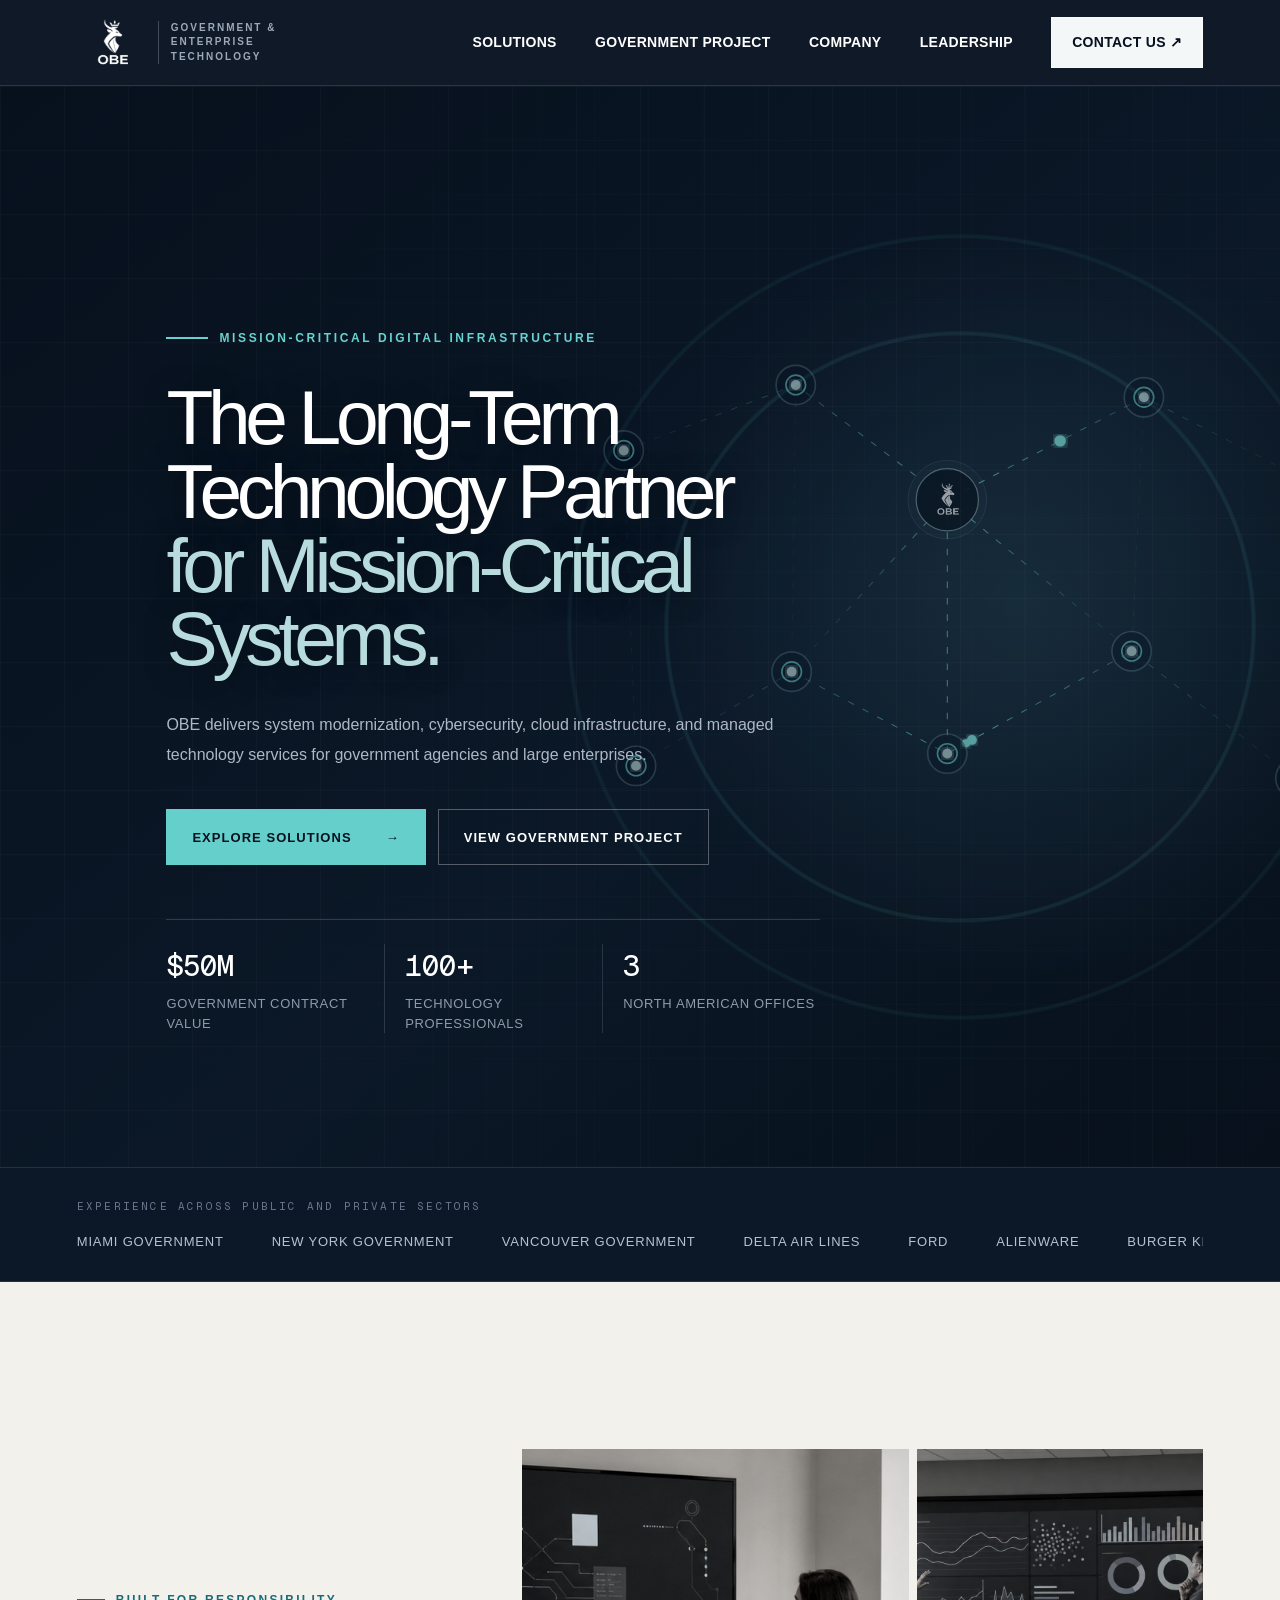
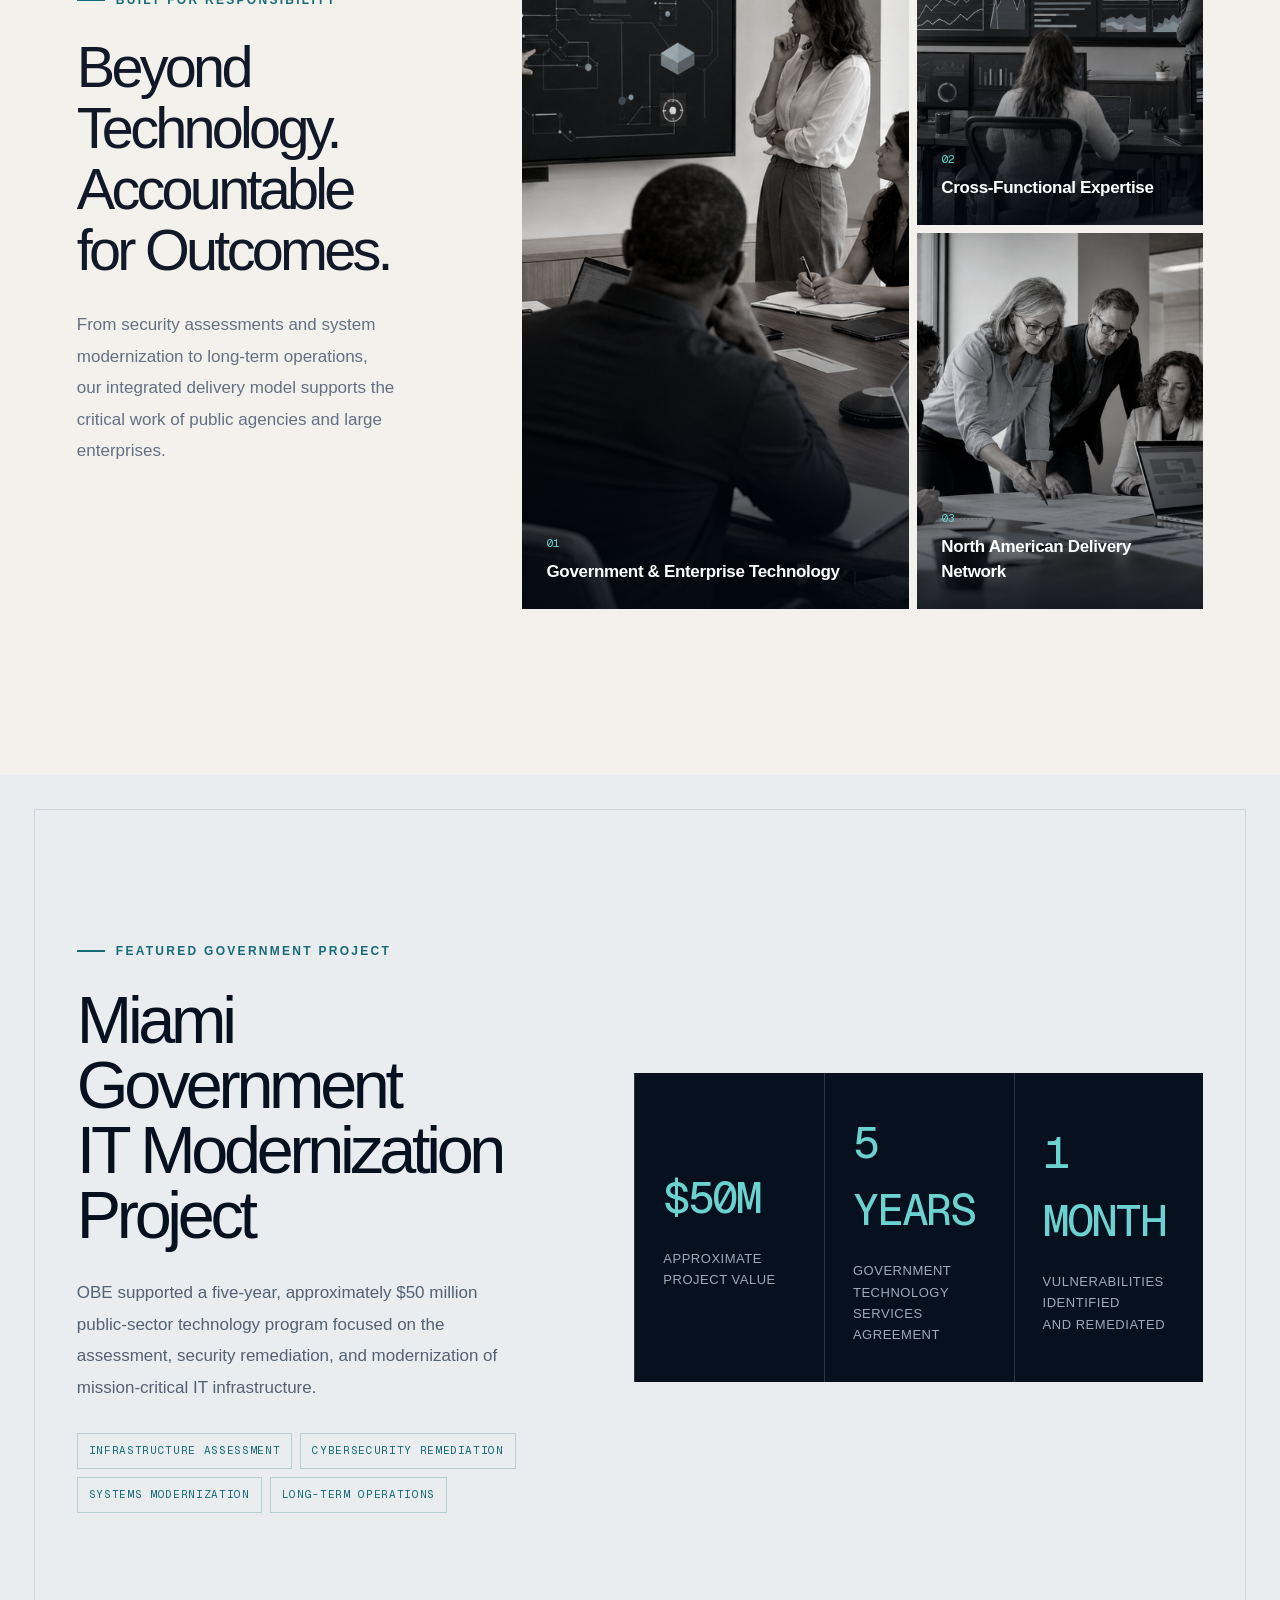
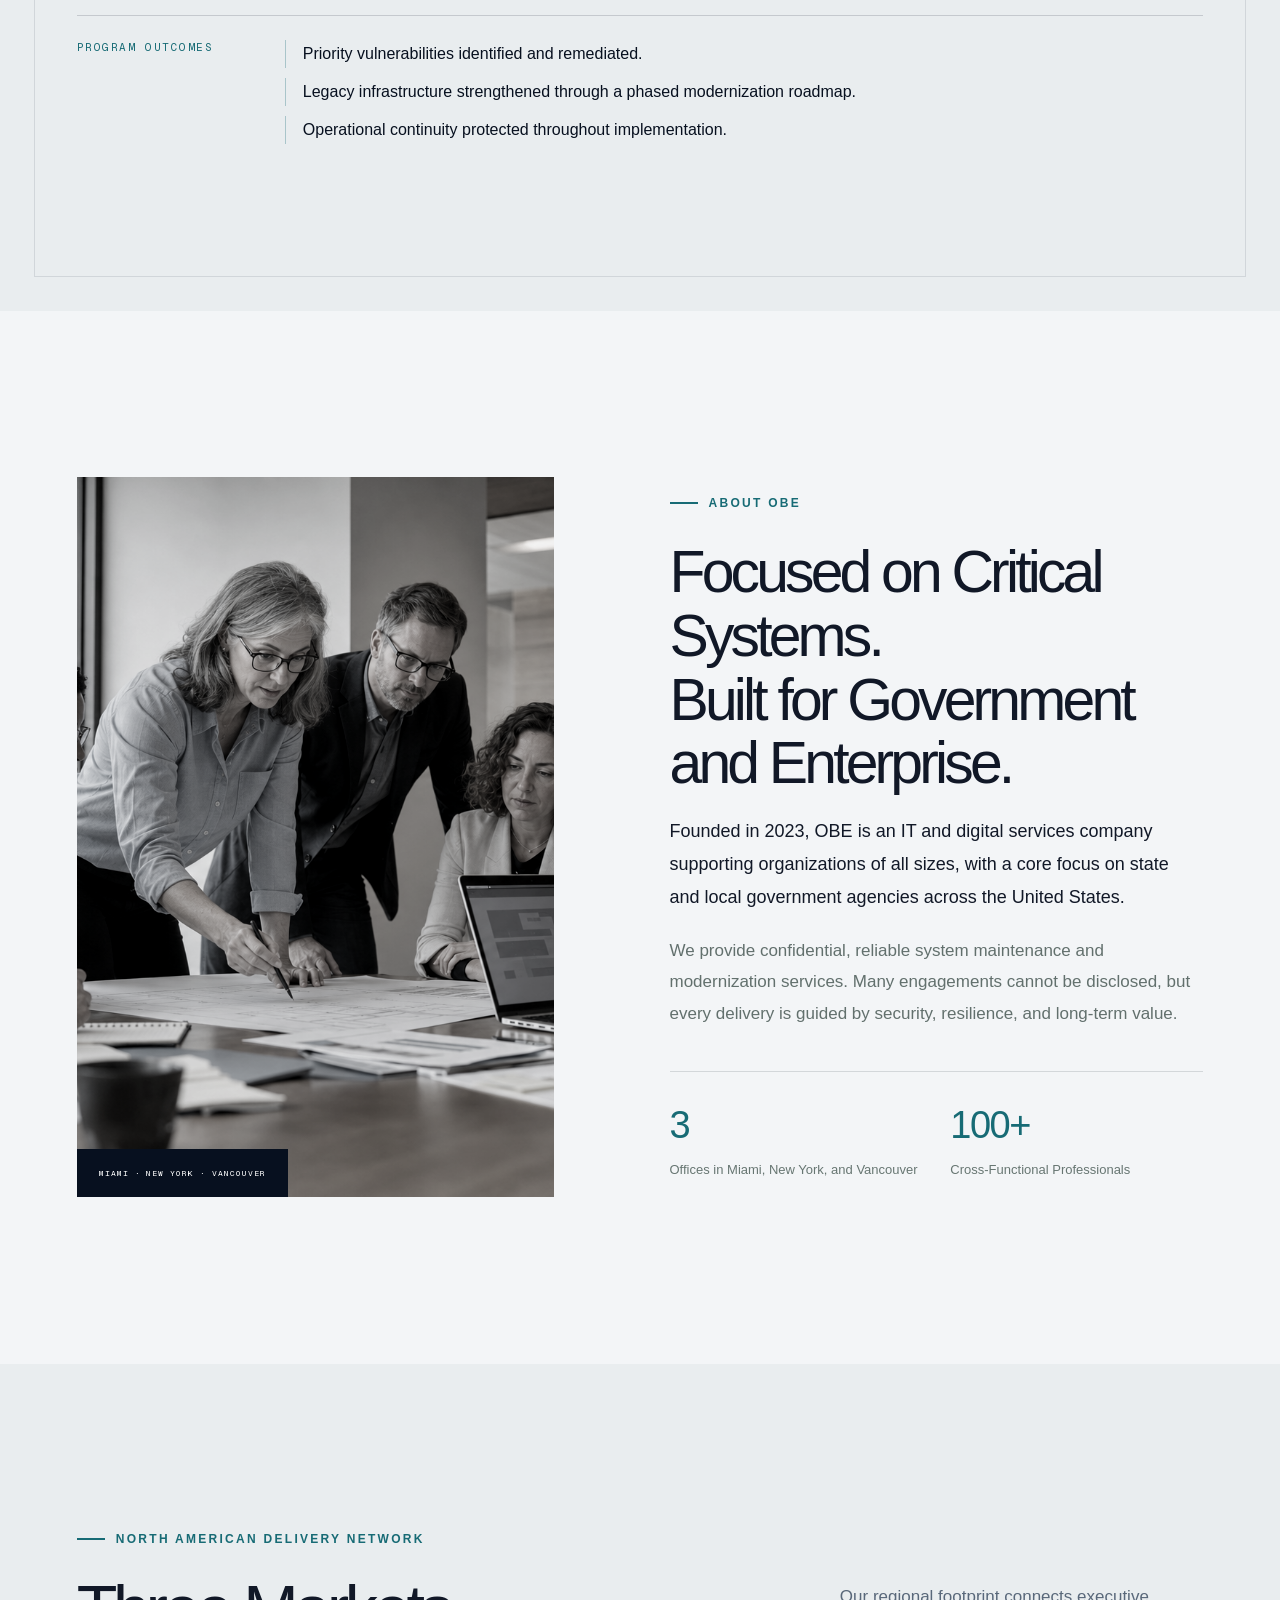
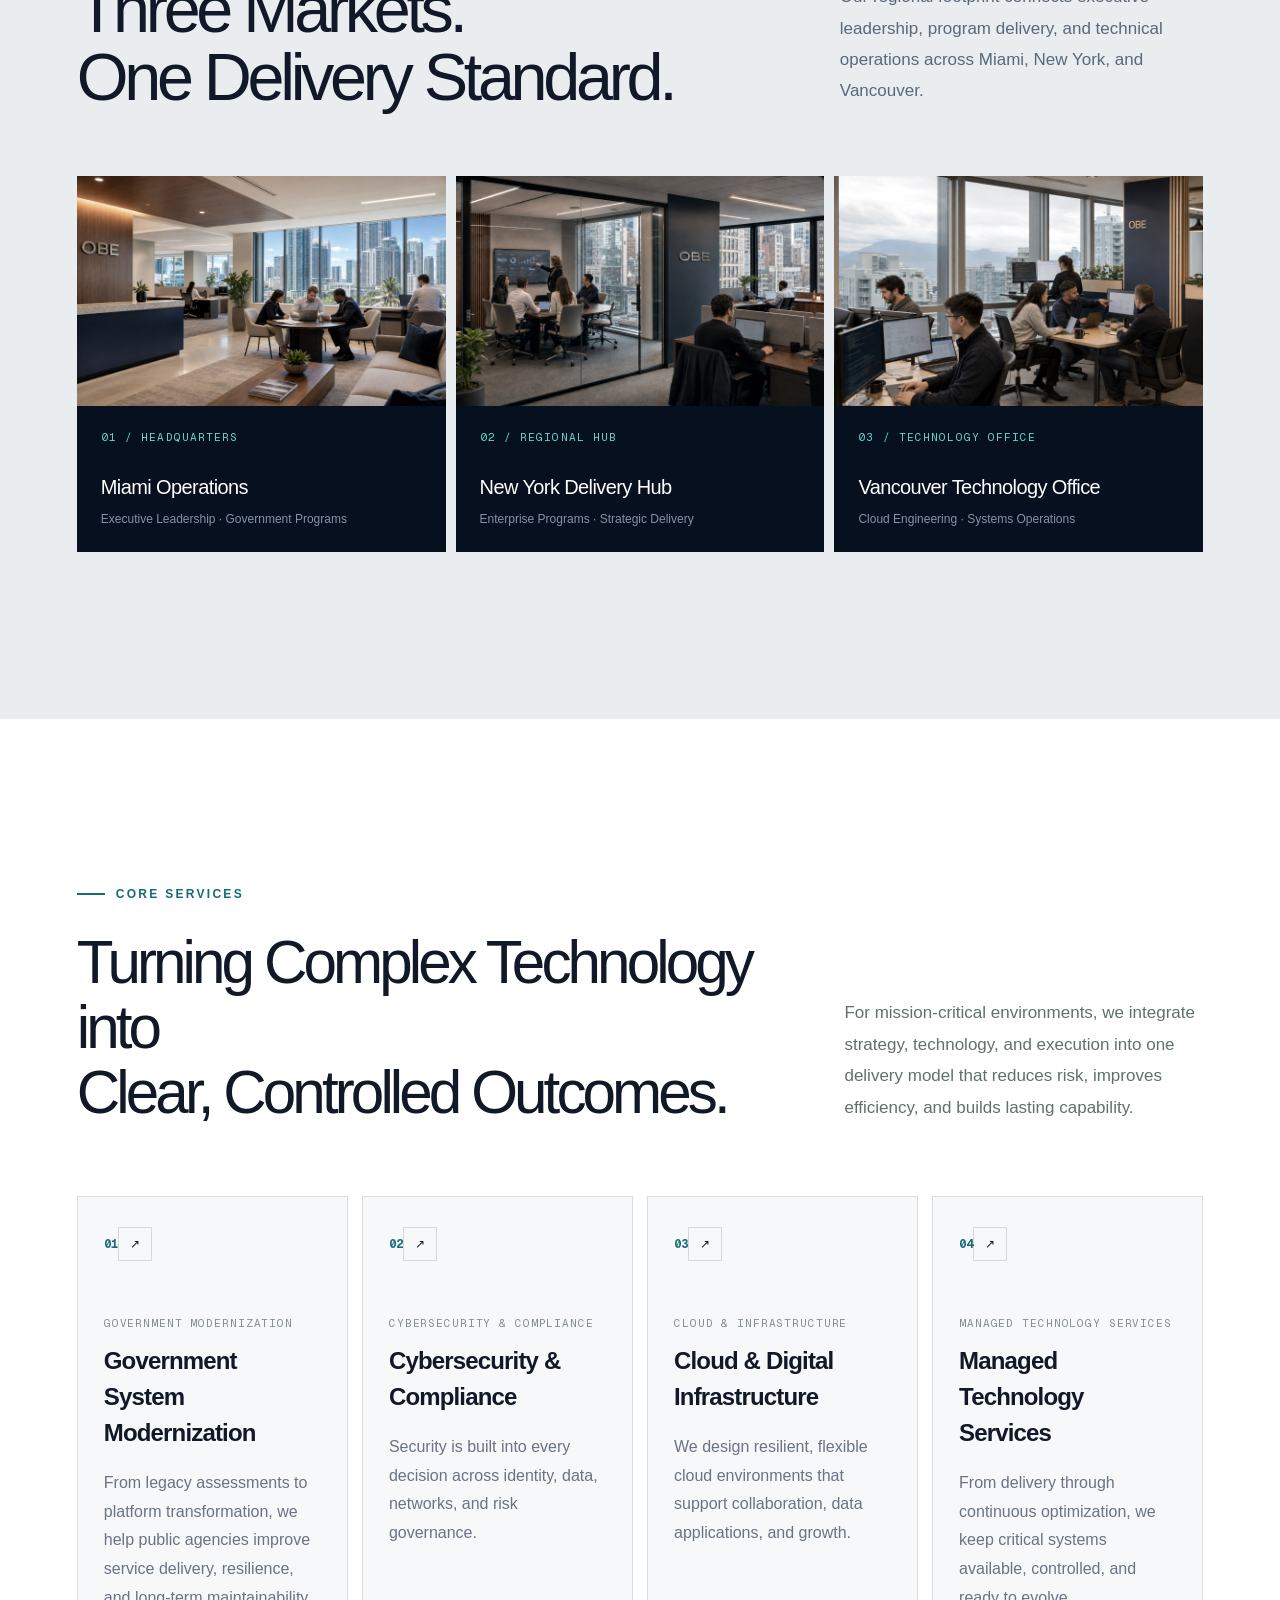
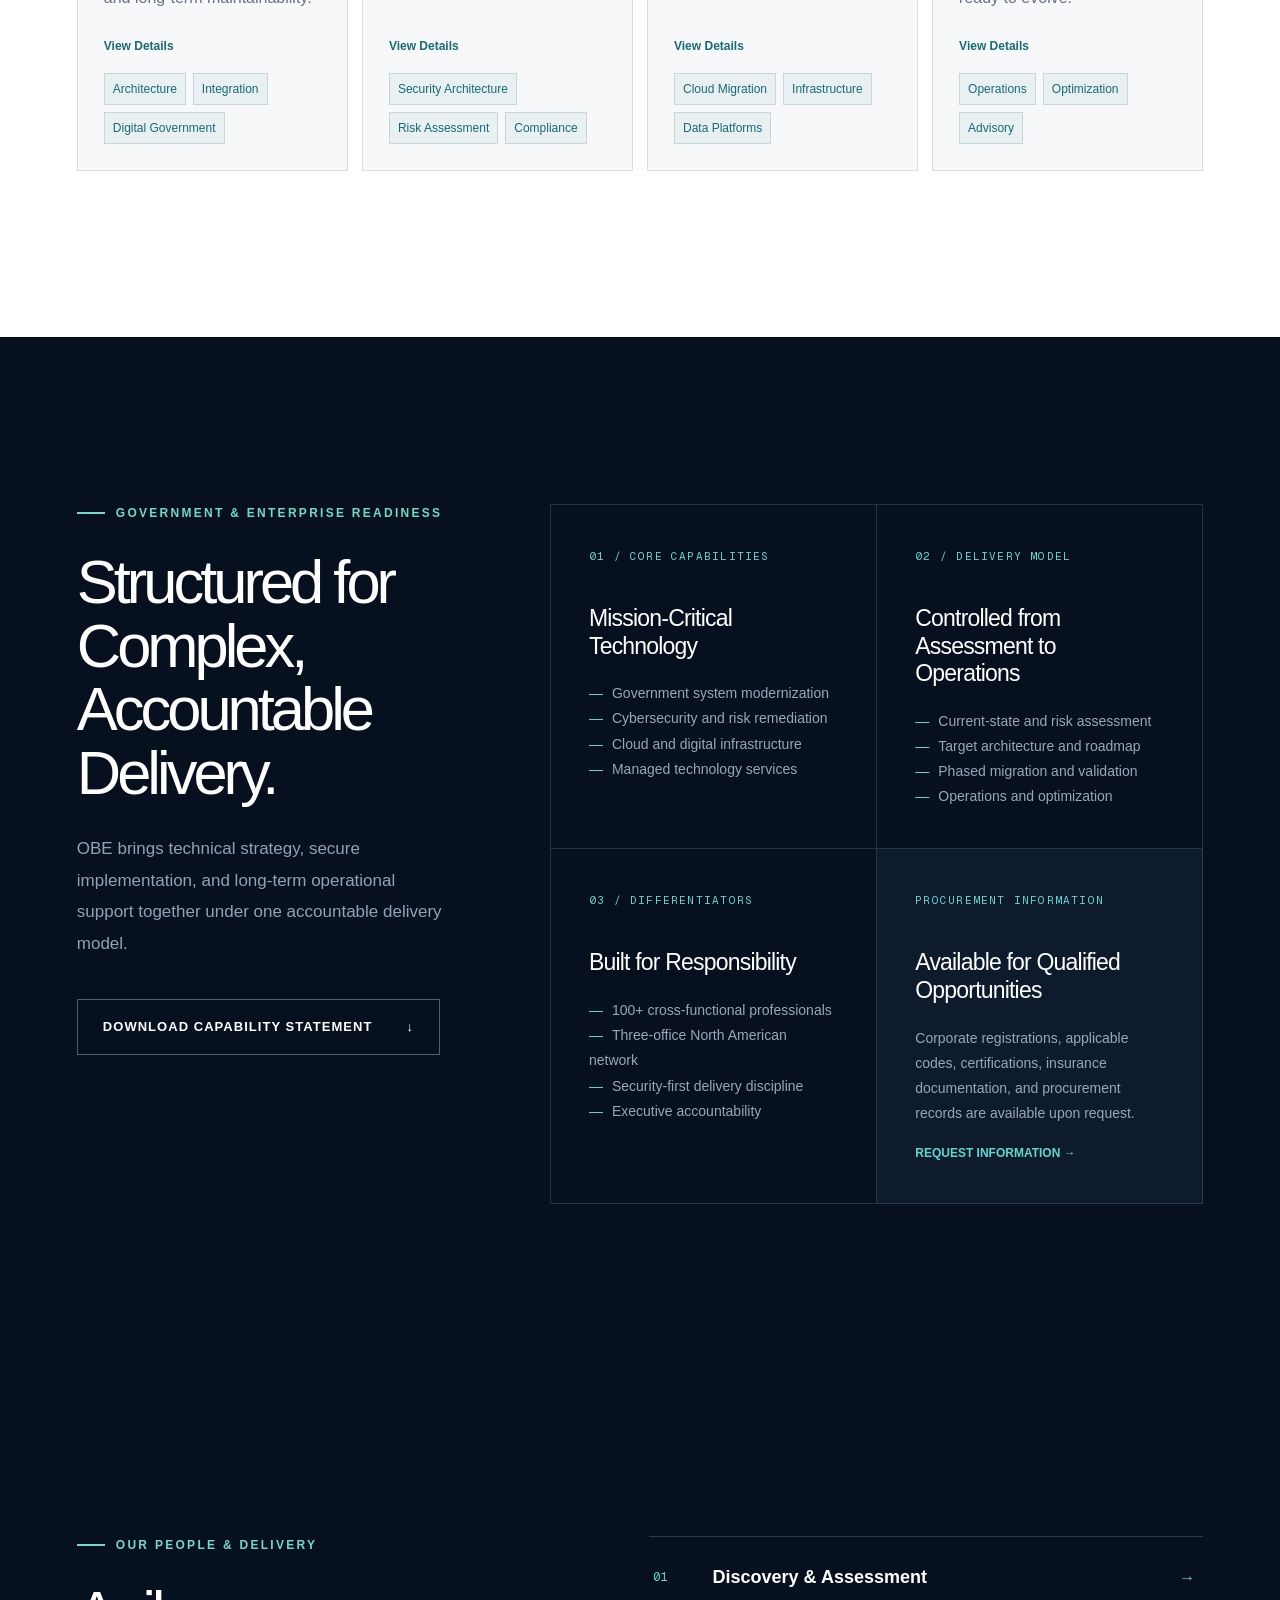
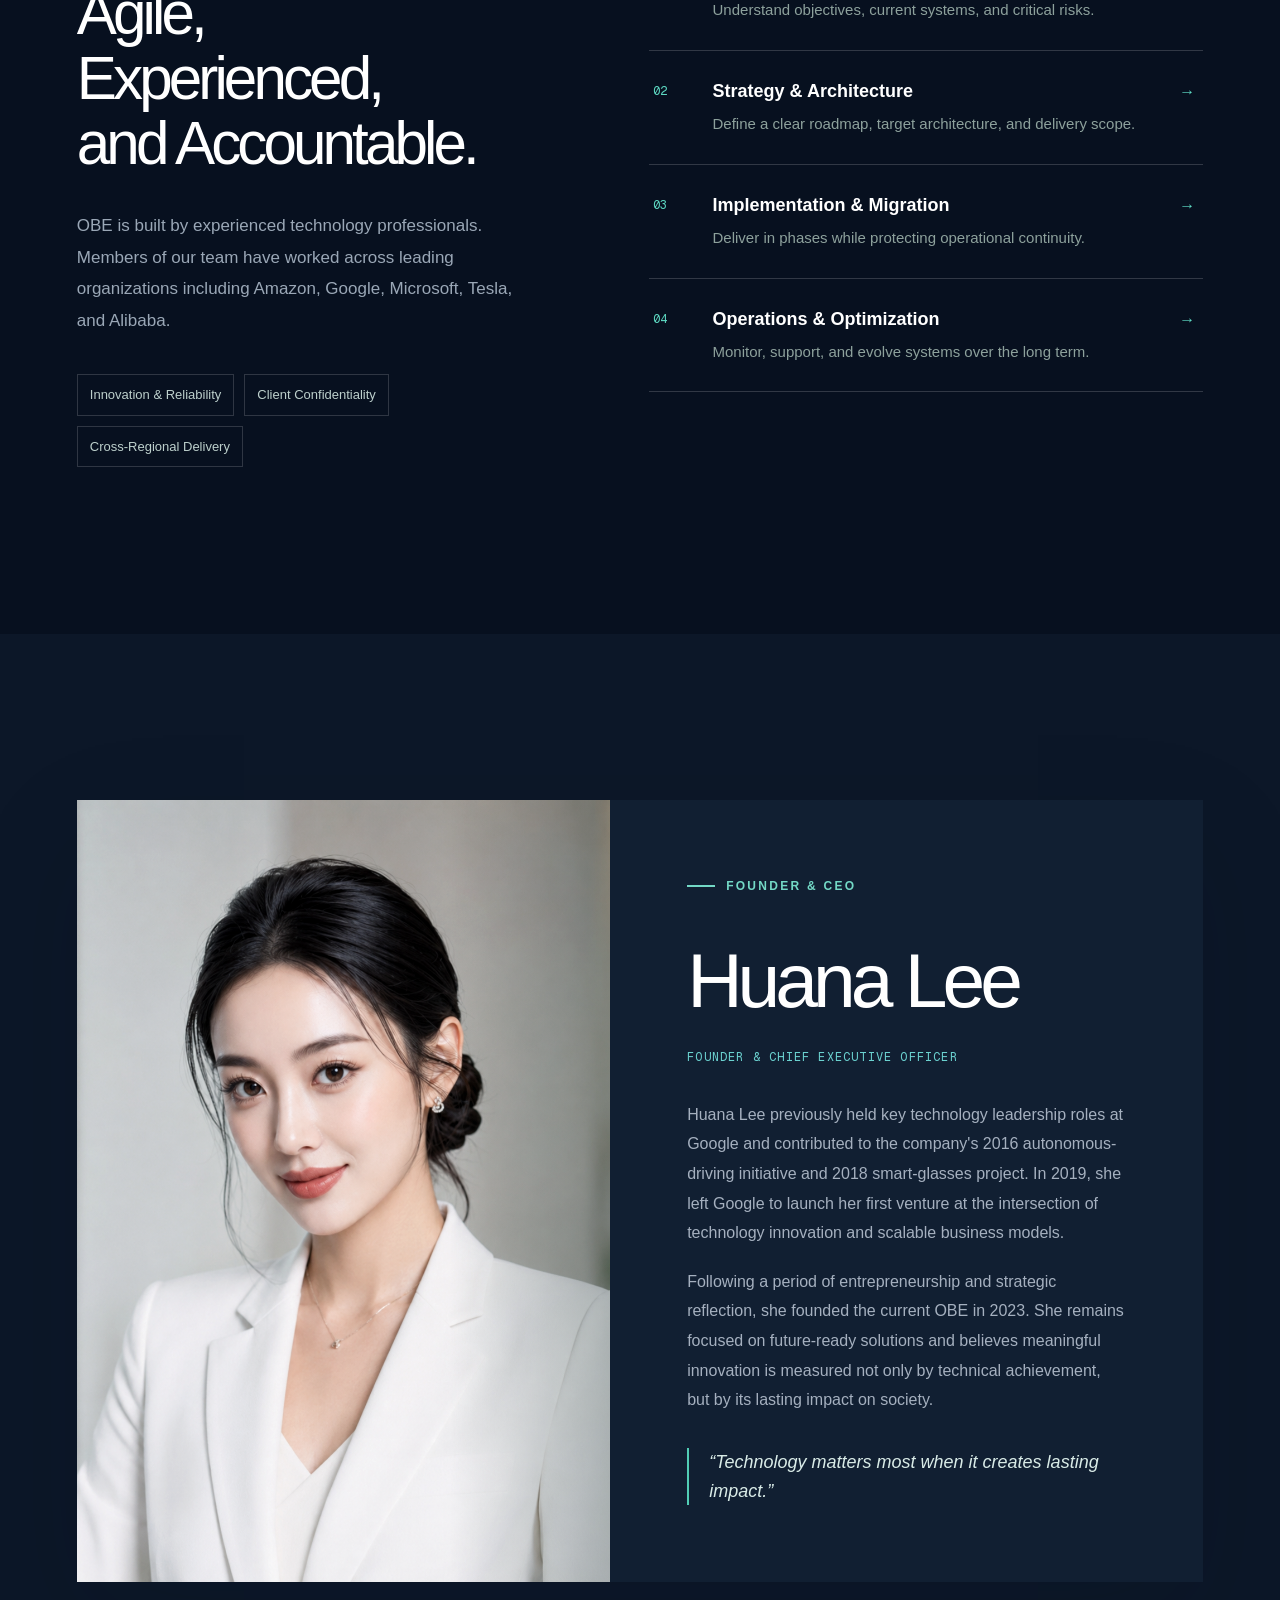
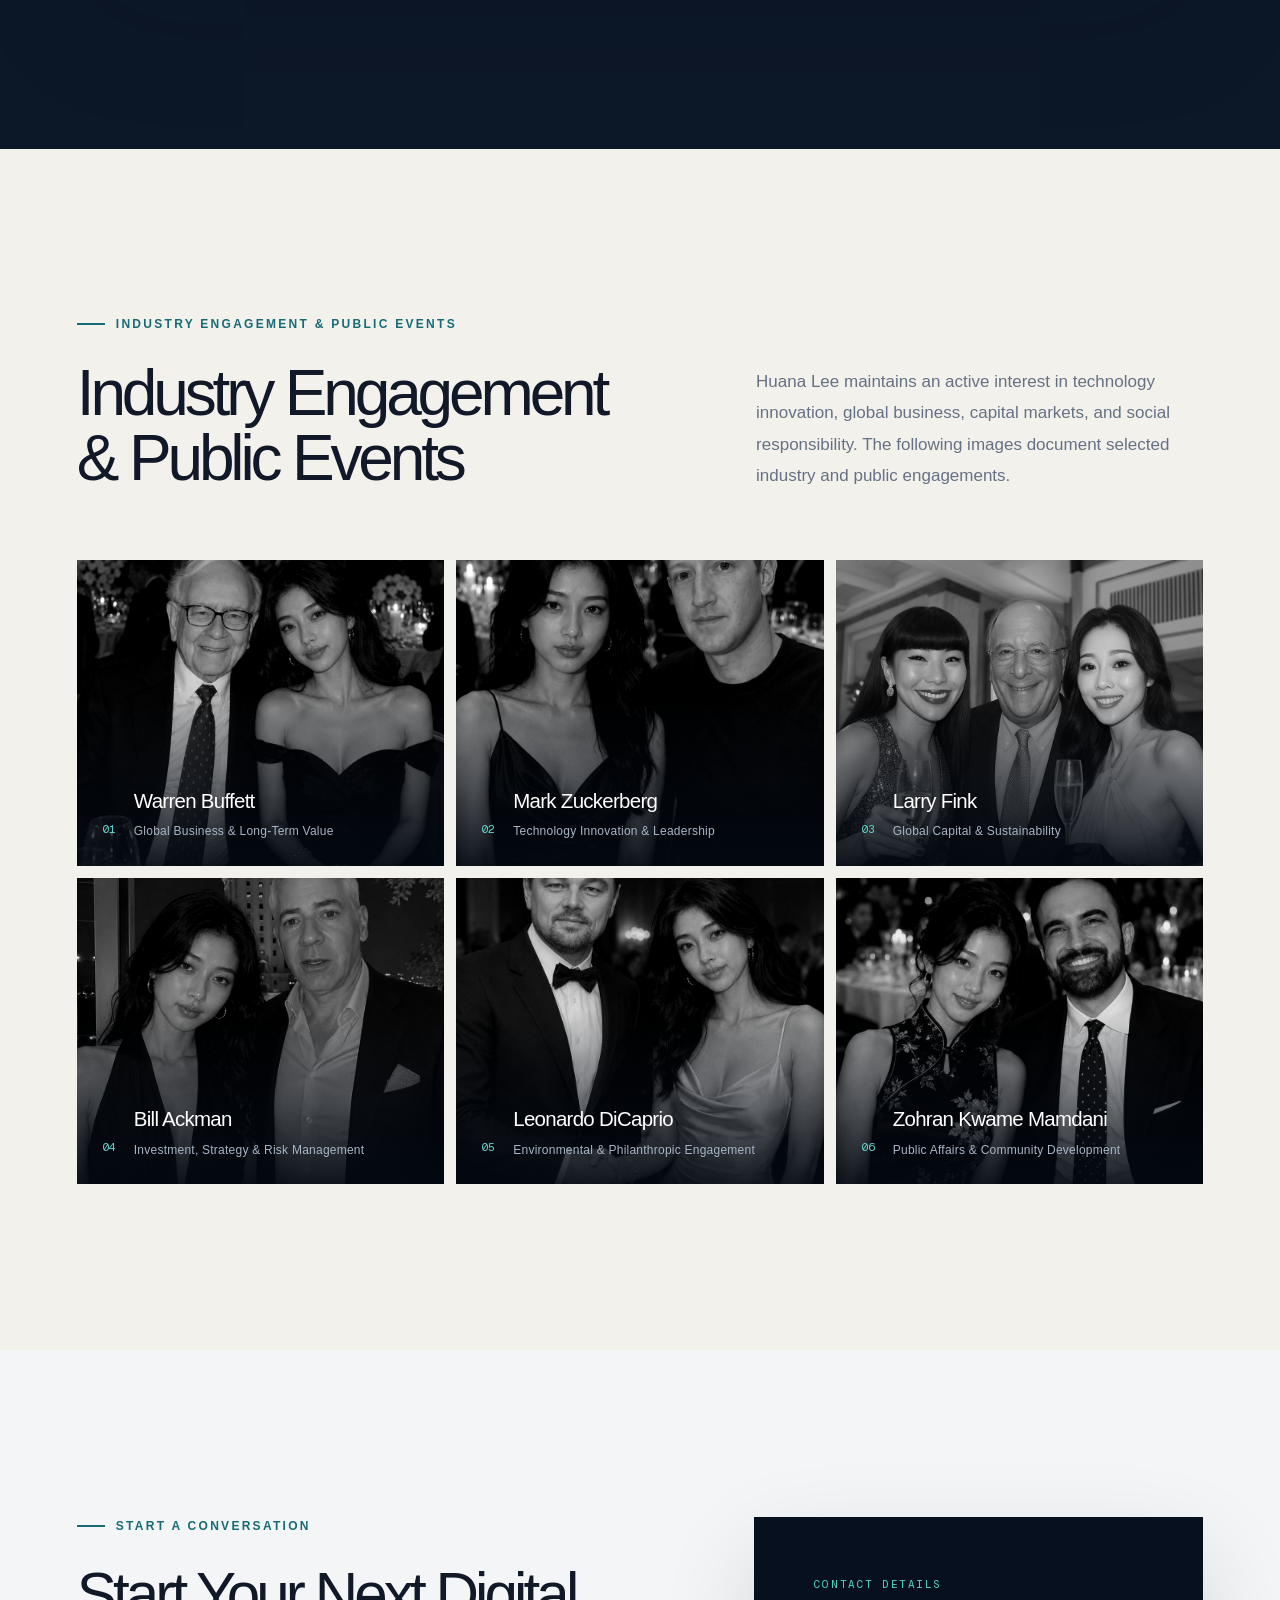
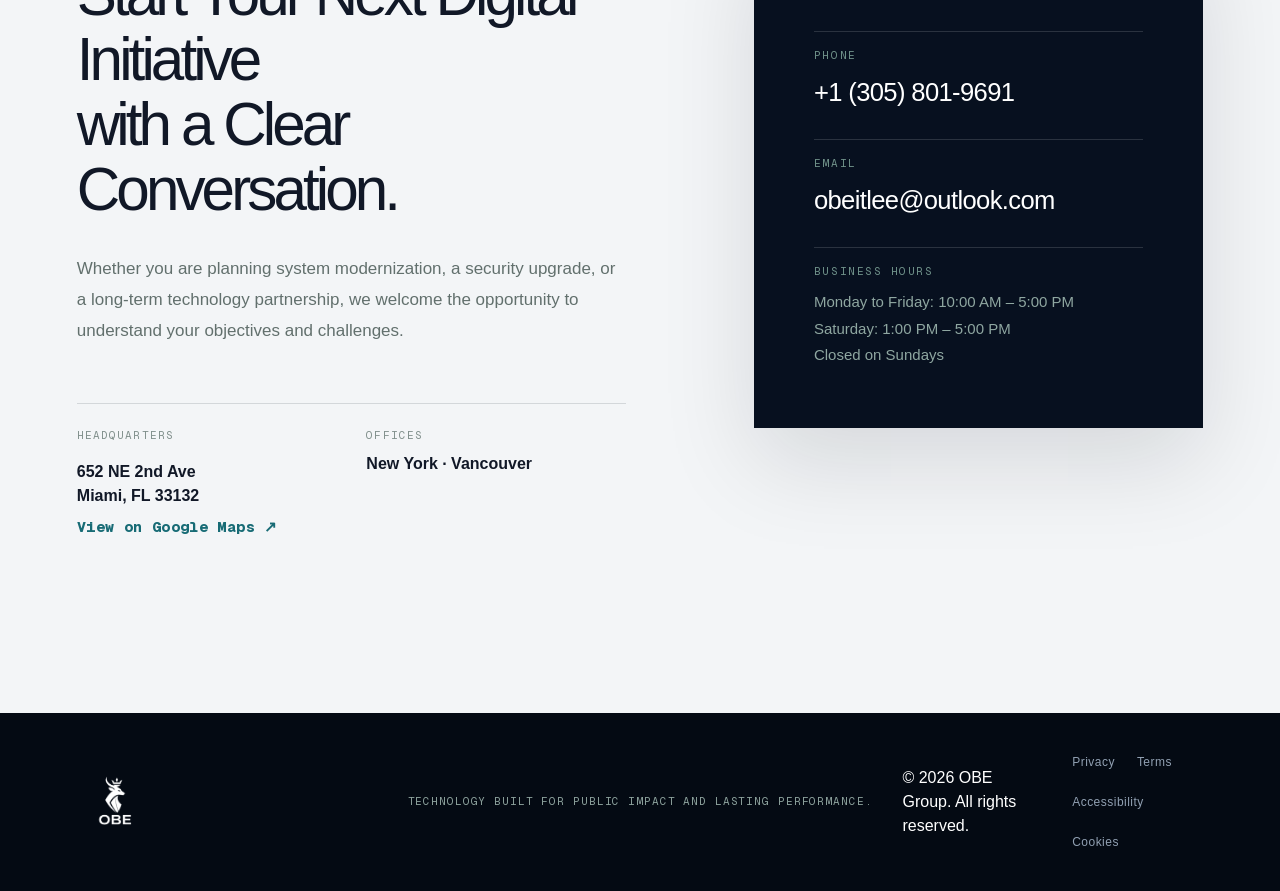
<file: index.html>
<!DOCTYPE html><html lang="en"><head><meta charSet="utf-8"/><meta name="viewport" content="width=device-width, initial-scale=1"/><link rel="preload" as="image" href="images/obe-logo-premium.png"/><link rel="preload" as="image" href="images/team-collaboration.png"/><link rel="preload" as="image" href="images/security-operations.png"/><link rel="preload" as="image" href="images/program-delivery.png"/><link rel="preload" as="image" href="images/miami-headquarters.png"/><link rel="preload" as="image" href="images/new-york-office.png"/><link rel="preload" as="image" href="images/vancouver-office.png"/><link rel="preload" as="image" href="images/li-huana-ceo.png"/><link rel="preload" as="image" href="images/engagement-2.png"/><link rel="preload" as="image" href="images/engagement-1.png"/><link rel="stylesheet" href="assets/index-CzXjRjNJ.css" data-rsc-css-href="assets/index-CzXjRjNJ.css" data-precedence="vite-rsc/importer-resources"/><link rel="preload" as="image" href="images/engagement-6.png"/><link rel="preload" as="image" href="images/engagement-5.png"/><link rel="preload" as="image" href="images/engagement-4.png"/><link rel="preload" as="image" href="images/engagement-3.png"/><title>OBE Digital Group | Government &amp; Enterprise Digital Services</title><meta name="description" content="Mission-critical digital modernization, cybersecurity, cloud infrastructure, and managed services for government and enterprise clients."/><meta property="og:title" content="OBE Digital Group | Government &amp; Enterprise Digital Services"/><meta property="og:description" content="Mission-critical digital modernization, cybersecurity, cloud infrastructure, and managed services for government and enterprise clients."/><meta property="og:site_name" content="OBE Digital Group"/><meta property="og:type" content="website"/><meta name="twitter:card" content="summary_large_image"/><meta name="twitter:title" content="OBE Digital Group | Government &amp; Enterprise Digital Services"/><meta name="twitter:description" content="Mission-critical digital modernization, cybersecurity, cloud infrastructure, and managed services for government and enterprise clients."/><link rel="shortcut icon" href="favicon.svg"/><link rel="icon" href="favicon.svg"/>
<link rel="preload" href="assets/_vinext_fonts/geist-8ac0455e797f/geist-ff2310f5.woff2" as="font" type="font/woff2" crossorigin />
<link rel="preload" href="assets/_vinext_fonts/geist-8ac0455e797f/geist-875ccdd4.woff2" as="font" type="font/woff2" crossorigin />
<link rel="preload" href="assets/_vinext_fonts/geist-8ac0455e797f/geist-52306abf.woff2" as="font" type="font/woff2" crossorigin />
<link rel="preload" href="assets/_vinext_fonts/geist-8ac0455e797f/geist-001175b1.woff2" as="font" type="font/woff2" crossorigin />
<link rel="preload" href="assets/_vinext_fonts/geist-8ac0455e797f/geist-98bbbccb.woff2" as="font" type="font/woff2" crossorigin />
<link rel="preload" href="assets/_vinext_fonts/geist-mono-00e989178794/geist-mono-f6b33328.woff2" as="font" type="font/woff2" crossorigin />
<link rel="preload" href="assets/_vinext_fonts/geist-mono-00e989178794/geist-mono-44e03052.woff2" as="font" type="font/woff2" crossorigin />
<link rel="preload" href="assets/_vinext_fonts/geist-mono-00e989178794/geist-mono-0638449e.woff2" as="font" type="font/woff2" crossorigin />
<link rel="preload" href="assets/_vinext_fonts/geist-mono-00e989178794/geist-mono-971fb274.woff2" as="font" type="font/woff2" crossorigin />
<link rel="preload" href="assets/_vinext_fonts/geist-mono-00e989178794/geist-mono-44745446.woff2" as="font" type="font/woff2" crossorigin />
<link rel="preload" href="assets/_vinext_fonts/geist-mono-00e989178794/geist-mono-013b2f2f.woff2" as="font" type="font/woff2" crossorigin />
<style data-vinext-fonts>/* cyrillic-ext */
@font-face {
  font-family: 'Geist';
  font-style: normal;
  font-weight: 100 900;
  font-display: swap;
  src: url(assets/_vinext_fonts/geist-8ac0455e797f/geist-ff2310f5.woff2) format('woff2');
  unicode-range: U+0460-052F, U+1C80-1C8A, U+20B4, U+2DE0-2DFF, U+A640-A69F, U+FE2E-FE2F;
}
/* cyrillic */
@font-face {
  font-family: 'Geist';
  font-style: normal;
  font-weight: 100 900;
  font-display: swap;
  src: url(assets/_vinext_fonts/geist-8ac0455e797f/geist-875ccdd4.woff2) format('woff2');
  unicode-range: U+0301, U+0400-045F, U+0490-0491, U+04B0-04B1, U+2116;
}
/* vietnamese */
@font-face {
  font-family: 'Geist';
  font-style: normal;
  font-weight: 100 900;
  font-display: swap;
  src: url(assets/_vinext_fonts/geist-8ac0455e797f/geist-52306abf.woff2) format('woff2');
  unicode-range: U+0102-0103, U+0110-0111, U+0128-0129, U+0168-0169, U+01A0-01A1, U+01AF-01B0, U+0300-0301, U+0303-0304, U+0308-0309, U+0323, U+0329, U+1EA0-1EF9, U+20AB;
}
/* latin-ext */
@font-face {
  font-family: 'Geist';
  font-style: normal;
  font-weight: 100 900;
  font-display: swap;
  src: url(assets/_vinext_fonts/geist-8ac0455e797f/geist-001175b1.woff2) format('woff2');
  unicode-range: U+0100-02BA, U+02BD-02C5, U+02C7-02CC, U+02CE-02D7, U+02DD-02FF, U+0304, U+0308, U+0329, U+1D00-1DBF, U+1E00-1E9F, U+1EF2-1EFF, U+2020, U+20A0-20AB, U+20AD-20C0, U+2113, U+2C60-2C7F, U+A720-A7FF;
}
/* latin */
@font-face {
  font-family: 'Geist';
  font-style: normal;
  font-weight: 100 900;
  font-display: swap;
  src: url(assets/_vinext_fonts/geist-8ac0455e797f/geist-98bbbccb.woff2) format('woff2');
  unicode-range: U+0000-00FF, U+0131, U+0152-0153, U+02BB-02BC, U+02C6, U+02DA, U+02DC, U+0304, U+0308, U+0329, U+2000-206F, U+20AC, U+2122, U+2191, U+2193, U+2212, U+2215, U+FEFF, U+FFFD;
}

.__font_geist_0tvmz3h { font-family: 'Geist', sans-serif; }

.__variable_geist_0tvmz3h { --font-geist-sans: 'Geist', sans-serif; }

/* cyrillic-ext */
@font-face {
  font-family: 'Geist Mono';
  font-style: normal;
  font-weight: 100 900;
  font-display: swap;
  src: url(assets/_vinext_fonts/geist-mono-00e989178794/geist-mono-f6b33328.woff2) format('woff2');
  unicode-range: U+0460-052F, U+1C80-1C8A, U+20B4, U+2DE0-2DFF, U+A640-A69F, U+FE2E-FE2F;
}
/* cyrillic */
@font-face {
  font-family: 'Geist Mono';
  font-style: normal;
  font-weight: 100 900;
  font-display: swap;
  src: url(assets/_vinext_fonts/geist-mono-00e989178794/geist-mono-44e03052.woff2) format('woff2');
  unicode-range: U+0301, U+0400-045F, U+0490-0491, U+04B0-04B1, U+2116;
}
/* symbols2 */
@font-face {
  font-family: 'Geist Mono';
  font-style: normal;
  font-weight: 100 900;
  font-display: swap;
  src: url(assets/_vinext_fonts/geist-mono-00e989178794/geist-mono-0638449e.woff2) format('woff2');
  unicode-range: U+2000-2001, U+2004-2008, U+200A, U+23B8-23BD, U+2500-259F;
}
/* vietnamese */
@font-face {
  font-family: 'Geist Mono';
  font-style: normal;
  font-weight: 100 900;
  font-display: swap;
  src: url(assets/_vinext_fonts/geist-mono-00e989178794/geist-mono-971fb274.woff2) format('woff2');
  unicode-range: U+0102-0103, U+0110-0111, U+0128-0129, U+0168-0169, U+01A0-01A1, U+01AF-01B0, U+0300-0301, U+0303-0304, U+0308-0309, U+0323, U+0329, U+1EA0-1EF9, U+20AB;
}
/* latin-ext */
@font-face {
  font-family: 'Geist Mono';
  font-style: normal;
  font-weight: 100 900;
  font-display: swap;
  src: url(assets/_vinext_fonts/geist-mono-00e989178794/geist-mono-44745446.woff2) format('woff2');
  unicode-range: U+0100-02BA, U+02BD-02C5, U+02C7-02CC, U+02CE-02D7, U+02DD-02FF, U+0304, U+0308, U+0329, U+1D00-1DBF, U+1E00-1E9F, U+1EF2-1EFF, U+2020, U+20A0-20AB, U+20AD-20C0, U+2113, U+2C60-2C7F, U+A720-A7FF;
}
/* latin */
@font-face {
  font-family: 'Geist Mono';
  font-style: normal;
  font-weight: 100 900;
  font-display: swap;
  src: url(assets/_vinext_fonts/geist-mono-00e989178794/geist-mono-013b2f2f.woff2) format('woff2');
  unicode-range: U+0000-00FF, U+0131, U+0152-0153, U+02BB-02BC, U+02C6, U+02DA, U+02DC, U+0304, U+0308, U+0329, U+2000-206F, U+20AC, U+2122, U+2191, U+2193, U+2212, U+2215, U+FEFF, U+FFFD;
}

.__font_geist_mono_1diim1n { font-family: 'Geist Mono', sans-serif; }

.__variable_geist_mono_1diim1n { --font-geist-mono: 'Geist Mono', sans-serif; }
</style>
<meta property="og:image" content="https://www.obeitjp.com/images/obe-share-cover-v3.jpg"><meta property="og:image:width" content="1200"><meta property="og:image:height" content="630"><meta name="twitter:card" content="summary_large_image"><meta name="twitter:image" content="https://www.obeitjp.com/images/obe-share-cover-v3.jpg"><link rel="stylesheet" href="assets/lightbox.css"/><link rel="canonical" href="https://www.obeitjp.com/"/><meta property="og:url" content="https://www.obeitjp.com/"/></head><body class="__variable_geist_0tvmz3h __variable_geist_mono_1diim1n antialiased"><main><header class="site-header"><a class="brand" href="#top" aria-label="OBE Home"><img class="brand-logo" src="images/obe-logo-premium.png" alt="OBE"/><span class="brand-division">Government &amp; Enterprise Technology</span></a><nav class="site-nav" aria-label="Main navigation"><a href="#services">Solutions</a><a href="#case-study">Government Project</a><a href="#about">Company</a><a href="#leadership">Leadership</a><a class="nav-cta" href="#contact">Contact Us <span aria-hidden="true">↗</span></a></nav></header><section class="hero cinematic-hero" id="top"><div class="hero-glow hero-glow-one"></div><div class="hero-glow hero-glow-two"></div><div class="hero-copy"><p class="eyebrow"><span></span> MISSION-CRITICAL DIGITAL INFRASTRUCTURE</p><h1><span class="hero-title-line">The Long-Term Technology Partner</span><br/><em>for Mission-Critical Systems.</em></h1><p class="hero-lede">OBE delivers system modernization, cybersecurity, cloud infrastructure, and managed technology services for government agencies and large enterprises.</p><div class="hero-actions"><a class="button button-primary" href="#services">Explore Solutions <span aria-hidden="true">→</span></a><a class="button button-secondary" href="#case-study">View Government Project</a></div><div class="hero-proof" aria-label="OBE company overview"><div><strong>$50M</strong><span>Government Contract Value</span></div><div><strong>100+</strong><span>Technology Professionals</span></div><div><strong>3</strong><span>North American Offices</span></div></div></div><div class="hero-visual system-animation" aria-label="OBE digital infrastructure animation"><div class="animation-grid"></div><div class="scan-beam"></div><svg class="network-map" viewBox="0 0 1000 800" role="img" aria-label="Animated digital infrastructure network"><defs><linearGradient id="lineGlow" x1="0" x2="1"><stop offset="0" stop-color="#3e7b9b" stop-opacity="0.15"></stop><stop offset="0.5" stop-color="#72e3dd" stop-opacity="0.95"></stop><stop offset="1" stop-color="#3e7b9b" stop-opacity="0.15"></stop></linearGradient><filter id="softGlow"><feGaussianBlur stdDeviation="5" result="blur"></feGaussianBlur><feMerge><feMergeNode in="blur"></feMergeNode><feMergeNode in="SourceGraphic"></feMergeNode></feMerge></filter></defs><g class="network-lines"><path d="M90 185 L300 105 L485 245 L725 120 L920 220"></path><path d="M105 570 L295 455 L485 555 L710 430 L910 585"></path><path d="M300 105 L295 455 M485 245 L485 555 M725 120 L710 430"></path><path d="M90 185 L105 570 M920 220 L910 585"></path><path d="M295 455 L485 245 L710 430"></path></g><g class="data-pulses"><circle r="7"><animateMotion dur="5s" repeatCount="indefinite" path="M90 185 L300 105 L485 245 L725 120 L920 220"></animateMotion></circle><circle r="6"><animateMotion dur="6.5s" repeatCount="indefinite" path="M105 570 L295 455 L485 555 L710 430 L910 585"></animateMotion></circle><circle r="5"><animateMotion dur="4.5s" repeatCount="indefinite" path="M300 105 L295 455 L485 555 L710 430"></animateMotion></circle></g><g class="network-nodes"><g transform="translate(90 185)"><circle class="node-ring" r="24"></circle><circle class="node-core" r="6"></circle><circle class="node-wave" r="12"></circle></g><g transform="translate(300 105)"><circle class="node-ring" r="24"></circle><circle class="node-core" r="6"></circle><circle class="node-wave" r="12"></circle></g><g transform="translate(725 120)"><circle class="node-ring" r="24"></circle><circle class="node-core" r="6"></circle><circle class="node-wave" r="12"></circle></g><g transform="translate(920 220)"><circle class="node-ring" r="24"></circle><circle class="node-core" r="6"></circle><circle class="node-wave" r="12"></circle></g><g transform="translate(105 570)"><circle class="node-ring" r="24"></circle><circle class="node-core" r="6"></circle><circle class="node-wave" r="12"></circle></g><g transform="translate(295 455)"><circle class="node-ring" r="24"></circle><circle class="node-core" r="6"></circle><circle class="node-wave" r="12"></circle></g><g transform="translate(485 555)"><circle class="node-ring" r="24"></circle><circle class="node-core" r="6"></circle><circle class="node-wave" r="12"></circle></g><g transform="translate(710 430)"><circle class="node-ring" r="24"></circle><circle class="node-core" r="6"></circle><circle class="node-wave" r="12"></circle></g><g transform="translate(910 585)"><circle class="node-ring" r="24"></circle><circle class="node-core" r="6"></circle><circle class="node-wave" r="12"></circle></g><g class="network-logo-node" transform="translate(485 245)" aria-label="OBE company logo"><circle class="network-logo-halo" r="48"></circle><circle class="network-logo-disc" r="38"></circle><image href="images/obe-logo-premium.png" x="-27" y="-27" width="54" height="54"></image></g></g></svg><div class="system-core"><small>OBE CORE</small><strong>99.99%</strong><span>OPERATIONAL READINESS</span></div><div class="system-readout readout-one"><i></i> SECURITY LAYER <strong>ACTIVE</strong></div><div class="system-readout readout-two"><i></i> CLOUD INFRASTRUCTURE <strong>STABLE</strong></div><div class="system-readout readout-three"><i></i> GOVERNMENT SYSTEMS <strong>MONITORED</strong></div><div class="animation-caption"><span>LIVE INFRASTRUCTURE MODEL</span><strong>Miami · New York · Vancouver</strong></div></div></section><section class="organization-strip" aria-label="Historical projects and organizations listed on the original OBE website"><p>EXPERIENCE ACROSS PUBLIC AND PRIVATE SECTORS</p><div><span>Miami Government</span><span>New York Government</span><span>Vancouver Government</span><span>Delta Air Lines</span><span>Ford</span><span>Alienware</span><span>Burger King</span><span>Citrix</span><span>Norwegian Cruise Line</span><span>Google</span></div></section><section class="visual-stories section" aria-label="OBE company overview"><div class="visual-stories-heading"><p class="eyebrow dark"><span></span> BUILT FOR RESPONSIBILITY</p><h2>Beyond Technology.<br/>Accountable for Outcomes.</h2><p>From security assessments and system modernization to long-term operations, our integrated delivery model supports the critical work of public agencies and large enterprises.</p></div><div class="visual-grid"><figure class="visual-large"><img src="images/team-collaboration.png" alt="Technology program collaboration"/><figcaption><span>01</span><strong>Government &amp; Enterprise Technology</strong></figcaption></figure><figure><img src="images/security-operations.png" alt="Security and cloud operations team"/><figcaption><span>02</span><strong>Cross-Functional Expertise</strong></figcaption></figure><figure><img src="images/program-delivery.png" alt="Enterprise program delivery team"/><figcaption><span>03</span><strong>North American Delivery Network</strong></figcaption></figure></div></section><section class="featured-case section" id="case-study"><div class="case-heading"><p class="eyebrow light"><span></span> FEATURED GOVERNMENT PROJECT</p><h2>Miami Government<br/>IT Modernization Project</h2><p>OBE supported a five-year, approximately $50 million public-sector technology program focused on the assessment, security remediation, and modernization of mission-critical IT infrastructure.</p><div class="case-scope" aria-label="Project scope"><span>Infrastructure Assessment</span><span>Cybersecurity Remediation</span><span>Systems Modernization</span><span>Long-Term Operations</span></div></div><div class="case-metrics"><article><strong>$50M</strong><span>Approximate<br/>Project Value</span></article><article><strong>5 YEARS</strong><span>Government Technology<br/>Services Agreement</span></article><article><strong>1 MONTH</strong><span>Vulnerabilities Identified<br/>and Remediated</span></article></div><div class="case-outcome"><span>PROGRAM OUTCOMES</span><div class="outcome-list"><p>Priority vulnerabilities identified and remediated.</p><p>Legacy infrastructure strengthened through a phased modernization roadmap.</p><p>Operational continuity protected throughout implementation.</p></div></div></section><section class="about section" id="about"><div class="about-image"><img src="images/program-delivery.png" alt="Enterprise technology program delivery"/><span>MIAMI · NEW YORK · VANCOUVER</span></div><div class="about-copy"><p class="eyebrow dark"><span></span> ABOUT OBE</p><h2>Focused on Critical Systems.<br/>Built for Government and Enterprise.</h2><p class="about-lede">Founded in 2023, OBE is an IT and digital services company supporting organizations of all sizes, with a core focus on state and local government agencies across the United States.</p><p>We provide confidential, reliable system maintenance and modernization services. Many engagements cannot be disclosed, but every delivery is guided by security, resilience, and long-term value.</p><div class="about-facts"><div><strong>3</strong><span>Offices in Miami, New York, and Vancouver</span></div><div><strong>100+</strong><span>Cross-Functional Professionals</span></div></div></div></section><section class="office-network section" aria-label="OBE regional office network"><div class="office-network-heading"><div><p class="eyebrow dark"><span></span> NORTH AMERICAN DELIVERY NETWORK</p><h2>Three Markets.<br/>One Delivery Standard.</h2></div><p>Our regional footprint connects executive leadership, program delivery, and technical operations across Miami, New York, and Vancouver.</p></div><div class="office-gallery"><figure><img src="images/miami-headquarters.png" alt="Miami operations environment"/><figcaption><span>01 / HEADQUARTERS</span><strong>Miami Operations</strong><small>Executive Leadership · Government Programs</small></figcaption></figure><figure><img src="images/new-york-office.png" alt="New York delivery environment"/><figcaption><span>02 / REGIONAL HUB</span><strong>New York Delivery Hub</strong><small>Enterprise Programs · Strategic Delivery</small></figcaption></figure><figure><img src="images/vancouver-office.png" alt="Vancouver technology environment"/><figcaption><span>03 / TECHNOLOGY OFFICE</span><strong>Vancouver Technology Office</strong><small>Cloud Engineering · Systems Operations</small></figcaption></figure></div></section><section class="services section" id="services"><div class="section-heading"><div><p class="eyebrow dark"><span></span> CORE SERVICES</p><h2>Turning Complex Technology into<br/>Clear, Controlled Outcomes.</h2></div><p>For mission-critical environments, we integrate strategy, technology, and execution into one delivery model that reduces risk, improves efficiency, and builds lasting capability.</p></div><div class="service-grid"><article class="service-card"><button class="service-card-button" type="button" aria-expanded="false"><span class="service-topline"><span>01</span><i aria-hidden="true">↗</i></span><span class="service-english">Government Modernization</span><span class="service-title">Government System Modernization</span><span class="service-copy">From legacy assessments to platform transformation, we help public agencies improve service delivery, resilience, and long-term maintainability.</span><span class="service-more">View Details</span></button><div class="service-detail" aria-hidden="true"><p>Designed for legacy-system reviews, cross-agency integration, public-service portal modernization, and phased technical-debt reduction.</p></div><div class="service-tags"><span>Architecture</span><span>Integration</span><span>Digital Government</span></div></article><article class="service-card"><button class="service-card-button" type="button" aria-expanded="false"><span class="service-topline"><span>02</span><i aria-hidden="true">↗</i></span><span class="service-english">Cybersecurity &amp; Compliance</span><span class="service-title">Cybersecurity &amp; Compliance</span><span class="service-copy">Security is built into every decision across identity, data, networks, and risk governance.</span><span class="service-more">View Details</span></button><div class="service-detail" aria-hidden="true"><p>Capabilities include identity and access management, secure architecture, risk-baseline assessments, and lifecycle compliance governance.</p></div><div class="service-tags"><span>Security Architecture</span><span>Risk Assessment</span><span>Compliance</span></div></article><article class="service-card"><button class="service-card-button" type="button" aria-expanded="false"><span class="service-topline"><span>03</span><i aria-hidden="true">↗</i></span><span class="service-english">Cloud &amp; Infrastructure</span><span class="service-title">Cloud &amp; Digital Infrastructure</span><span class="service-copy">We design resilient, flexible cloud environments that support collaboration, data applications, and growth.</span><span class="service-more">View Details</span></button><div class="service-detail" aria-hidden="true"><p>From cloud planning and application migration to infrastructure optimization, we balance stability, security, and future scale.</p></div><div class="service-tags"><span>Cloud Migration</span><span>Infrastructure</span><span>Data Platforms</span></div></article><article class="service-card"><button class="service-card-button" type="button" aria-expanded="false"><span class="service-topline"><span>04</span><i aria-hidden="true">↗</i></span><span class="service-english">Managed Technology Services</span><span class="service-title">Managed Technology Services</span><span class="service-copy">From delivery through continuous optimization, we keep critical systems available, controlled, and ready to evolve.</span><span class="service-more">View Details</span></button><div class="service-detail" aria-hidden="true"><p>We provide operational support, performance monitoring, platform evolution, and clear long-term technical guidance.</p></div><div class="service-tags"><span>Operations</span><span>Optimization</span><span>Advisory</span></div></article></div></section><section class="procurement section" id="procurement"><div class="procurement-intro"><p class="eyebrow light"><span></span> GOVERNMENT &amp; ENTERPRISE READINESS</p><h2>Structured for Complex,<br/>Accountable Delivery.</h2><p>OBE brings technical strategy, secure implementation, and long-term operational support together under one accountable delivery model.</p><a class="button capability-download" href="downloads/obe-capability-statement.pdf" download="">Download Capability Statement <span>↓</span></a></div><div class="procurement-grid"><article><small>01 / CORE CAPABILITIES</small><h3>Mission-Critical Technology</h3><ul><li>Government system modernization</li><li>Cybersecurity and risk remediation</li><li>Cloud and digital infrastructure</li><li>Managed technology services</li></ul></article><article><small>02 / DELIVERY MODEL</small><h3>Controlled from Assessment to Operations</h3><ul><li>Current-state and risk assessment</li><li>Target architecture and roadmap</li><li>Phased migration and validation</li><li>Operations and optimization</li></ul></article><article><small>03 / DIFFERENTIATORS</small><h3>Built for Responsibility</h3><ul><li>100+ cross-functional professionals</li><li>Three-office North American network</li><li>Security-first delivery discipline</li><li>Executive accountability</li></ul></article><article class="procurement-status"><small>PROCUREMENT INFORMATION</small><h3>Available for Qualified Opportunities</h3><p>Corporate registrations, applicable codes, certifications, insurance documentation, and procurement records are available upon request.</p><a href="#contact">Request Information →</a></article></div></section><section class="approach section" id="team"><div class="approach-intro"><p class="eyebrow light"><span></span> OUR PEOPLE &amp; DELIVERY</p><h2>Agile, Experienced,<br/>and Accountable.</h2><p class="approach-copy">OBE is built by experienced technology professionals. Members of our team have worked across leading organizations including Amazon, Google, Microsoft, Tesla, and Alibaba.</p><div class="advantage-list"><span>Innovation &amp; Reliability</span><span>Client Confidentiality</span><span>Cross-Regional Delivery</span></div></div><div class="delivery-list"><article class=""><button type="button" aria-expanded="false"><span>01</span><span class="delivery-copy"><strong>Discovery &amp; Assessment</strong><small>Understand objectives, current systems, and critical risks.</small></span><i aria-hidden="true">→</i></button><div class="delivery-detail" aria-hidden="true"><p>Deliverables include current-state assessment, risk register, prioritized requirements, and stakeholder alignment.</p></div></article><article class=""><button type="button" aria-expanded="false"><span>02</span><span class="delivery-copy"><strong>Strategy &amp; Architecture</strong><small>Define a clear roadmap, target architecture, and delivery scope.</small></span><i aria-hidden="true">→</i></button><div class="delivery-detail" aria-hidden="true"><p>Deliverables include target architecture, implementation roadmap, resource plan, and measurable success criteria.</p></div></article><article class=""><button type="button" aria-expanded="false"><span>03</span><span class="delivery-copy"><strong>Implementation &amp; Migration</strong><small>Deliver in phases while protecting operational continuity.</small></span><i aria-hidden="true">→</i></button><div class="delivery-detail" aria-hidden="true"><p>Deliverables include phased releases, system and data migration, quality validation, knowledge transfer, and team training.</p></div></article><article class=""><button type="button" aria-expanded="false"><span>04</span><span class="delivery-copy"><strong>Operations &amp; Optimization</strong><small>Monitor, support, and evolve systems over the long term.</small></span><i aria-hidden="true">→</i></button><div class="delivery-detail" aria-hidden="true"><p>Deliverables include operational monitoring, optimization guidance, response procedures, and a long-term support plan.</p></div></article></div></section><section class="leadership section" id="leadership"><div class="leadership-card"><div class="leadership-image"><img src="images/li-huana-ceo.png" alt="Huana Lee, Founder and CEO of OBE"/></div><div class="leadership-copy"><p class="eyebrow light"><span></span> FOUNDER &amp; CEO</p><h2>Huana Lee</h2><p class="leadership-role">Founder &amp; Chief Executive Officer</p><p>Huana Lee previously held key technology leadership roles at Google and contributed to the company&#x27;s 2016 autonomous-driving initiative and 2018 smart-glasses project. In 2019, she left Google to launch her first venture at the intersection of technology innovation and scalable business models.</p><p>Following a period of entrepreneurship and strategic reflection, she founded the current OBE in 2023. She remains focused on future-ready solutions and believes meaningful innovation is measured not only by technical achievement, but by its lasting impact on society.</p><blockquote>“Technology matters most when it creates lasting impact.”</blockquote></div></div></section><section class="engagement section" id="engagement"><div class="engagement-heading"><div><p class="eyebrow dark"><span></span> INDUSTRY ENGAGEMENT &amp; PUBLIC EVENTS</p><h2>Industry Engagement<br/>&amp; Public Events</h2></div><p>Huana Lee maintains an active interest in technology innovation, global business, capital markets, and social responsibility. The following images document selected industry and public engagements.</p></div><div class="engagement-grid"><figure><img src="images/engagement-2.png" alt="Huana Lee with Warren Buffett at an event"/><figcaption><span>0<!-- -->1</span><div><strong>Warren Buffett</strong><small>Global Business &amp; Long-Term Value</small></div></figcaption></figure><figure><img src="images/engagement-1.png" alt="Huana Lee with Mark Zuckerberg at an event"/><figcaption><span>0<!-- -->2</span><div><strong>Mark Zuckerberg</strong><small>Technology Innovation &amp; Leadership</small></div></figcaption></figure><figure><img src="images/engagement-6.png" alt="Huana Lee with Larry Fink at an event"/><figcaption><span>0<!-- -->3</span><div><strong>Larry Fink</strong><small>Global Capital &amp; Sustainability</small></div></figcaption></figure><figure><img src="images/engagement-5.png" alt="Huana Lee with Bill Ackman at an event"/><figcaption><span>0<!-- -->4</span><div><strong>Bill Ackman</strong><small>Investment, Strategy &amp; Risk Management</small></div></figcaption></figure><figure><img src="images/engagement-4.png" alt="Huana Lee with Leonardo DiCaprio at an event"/><figcaption><span>0<!-- -->5</span><div><strong>Leonardo DiCaprio</strong><small>Environmental &amp; Philanthropic Engagement</small></div></figcaption></figure><figure><img src="images/engagement-3.png" alt="Huana Lee with Zohran Kwame Mamdani at an event"/><figcaption><span>0<!-- -->6</span><div><strong>Zohran Kwame Mamdani</strong><small>Public Affairs &amp; Community Development</small></div></figcaption></figure></div></section><section class="contact section" id="contact"><div class="contact-copy"><p class="eyebrow dark"><span></span> START A CONVERSATION</p><h2>Start Your Next Digital Initiative<br/>with a Clear Conversation.</h2><p>Whether you are planning system modernization, a security upgrade, or a long-term technology partnership, we welcome the opportunity to understand your objectives and challenges.</p><div class="office-row"><div><small>HEADQUARTERS</small><a class="map-link" href="https://www.google.com/maps/search/?api=1&amp;query=652+NE+2nd+Ave%2C+Miami%2C+FL+33132" target="_blank" rel="noreferrer"><strong>652 NE 2nd Ave<br/>Miami, FL 33132</strong><span>View on Google Maps ↗</span></a></div><div><small>OFFICES</small><strong>New York · Vancouver</strong></div></div></div><div class="contact-placeholder"><span>CONTACT DETAILS</span><div class="contact-details"><div><small>PHONE</small><a href="tel:+13058019691">+1 (305) 801-9691</a></div><div><small>EMAIL</small><a href="mailto:obeitlee@outlook.com">obeitlee@outlook.com</a></div><div><small>BUSINESS HOURS</small><p>Monday to Friday: 10:00 AM – 5:00 PM<br/>Saturday: 1:00 PM – 5:00 PM<br/>Closed on Sundays</p></div></div></div></section><footer><a class="brand footer-brand" href="#top" aria-label="Back to top"><img class="brand-logo" src="images/obe-logo-premium.png" alt="OBE"/></a><p>Technology built for public impact and lasting performance.</p><div class="footer-meta"><span>© 2026 OBE Group. All rights reserved.</span><nav aria-label="Legal"><a href="privacy">Privacy</a><a href="terms">Terms</a><a href="accessibility">Accessibility</a><a href="cookies">Cookies</a></nav></div></footer></main><script type="module" src="assets/replica.js?v=20261104b"></script><script type="module" src="assets/lightbox.js"></script></body></html>
</file>
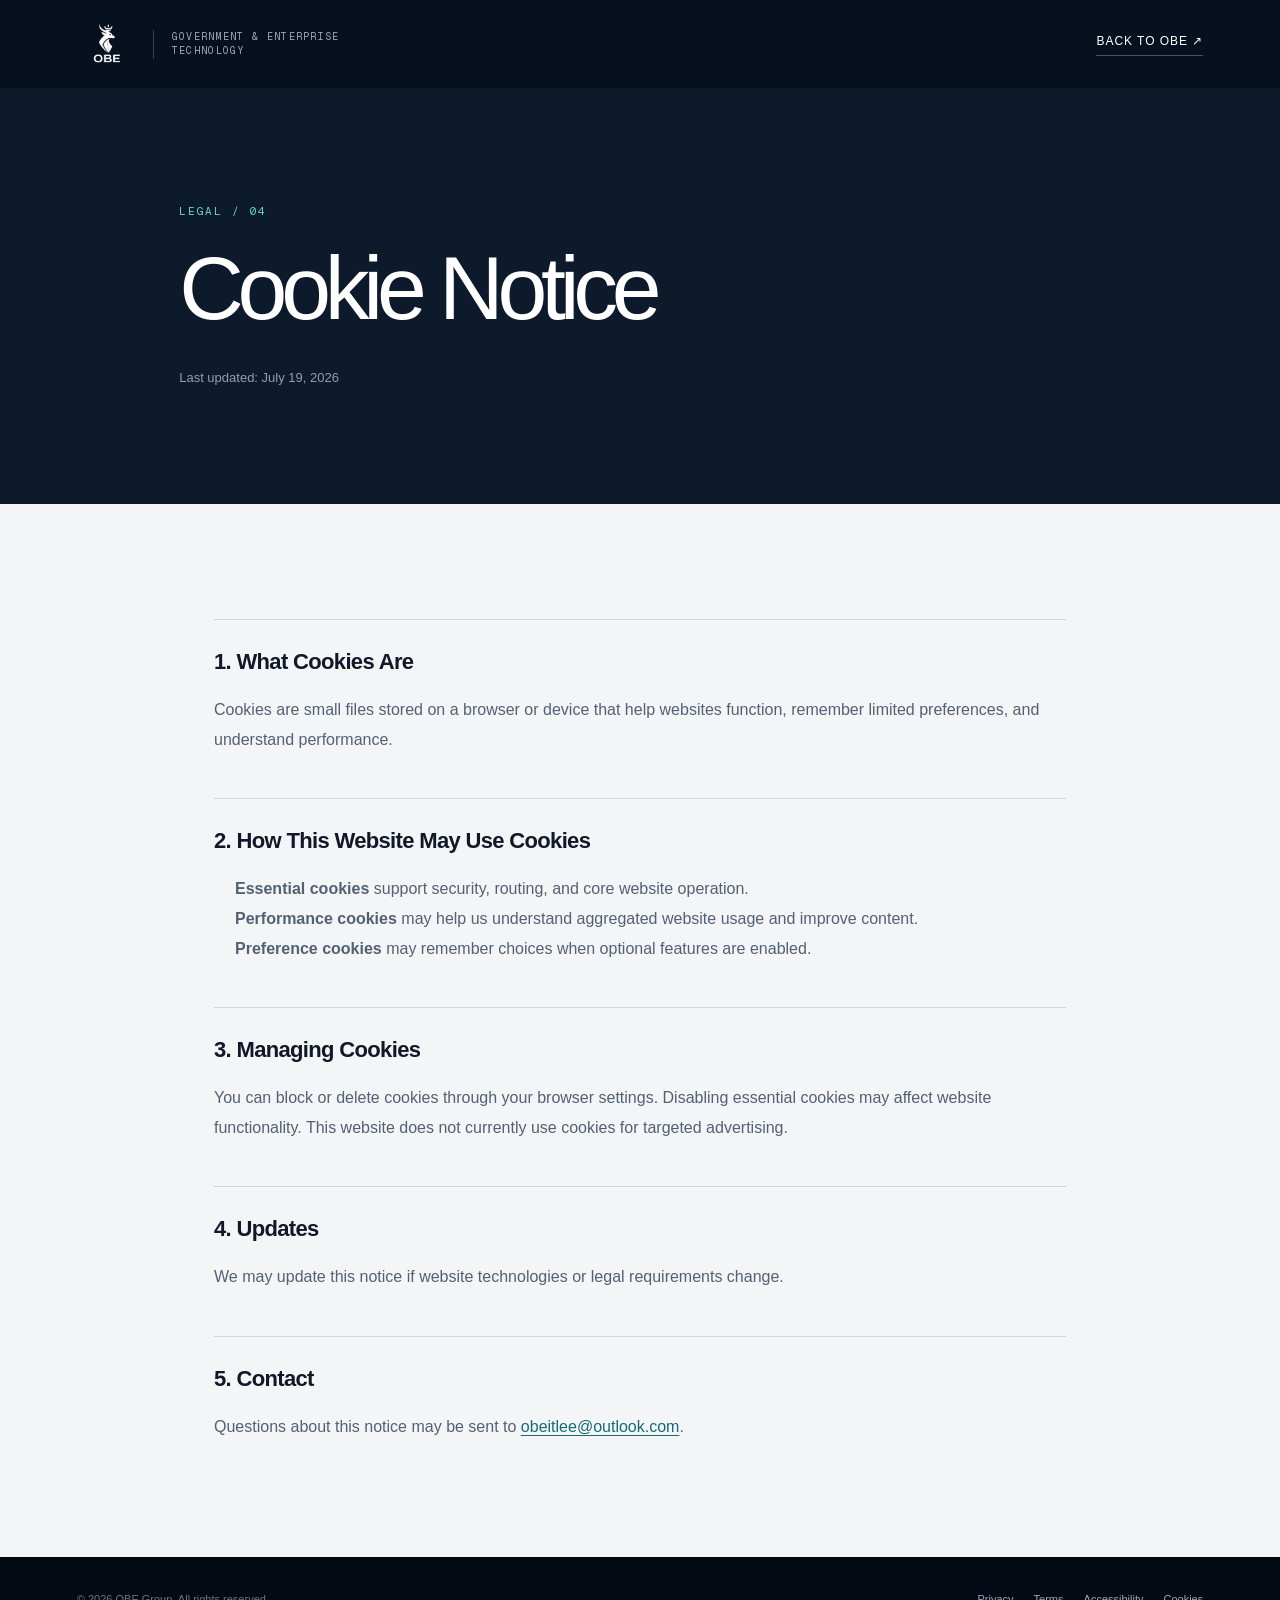
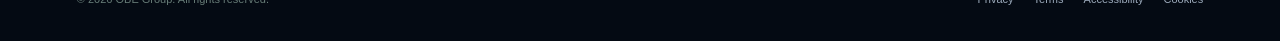
<file: cookies/index.html>
<!DOCTYPE html><html lang="en"><head><meta charSet="utf-8"/><meta name="viewport" content="width=device-width, initial-scale=1"/><link rel="preload" href="../images/obe-logo-premium.png" as="image"/><link rel="stylesheet" href="../assets/index-CzXjRjNJ.css" data-rsc-css-href="../assets/index-CzXjRjNJ.css" data-precedence="vite-rsc/importer-resources"/><title>OBE Digital Group | Government &amp; Enterprise Digital Services</title><meta name="description" content="Mission-critical digital modernization, cybersecurity, cloud infrastructure, and managed services for government and enterprise clients."/><meta property="og:title" content="OBE Digital Group | Government &amp; Enterprise Digital Services"/><meta property="og:description" content="Mission-critical digital modernization, cybersecurity, cloud infrastructure, and managed services for government and enterprise clients."/><meta property="og:site_name" content="OBE Digital Group"/><meta property="og:type" content="website"/><meta property="og:image" content="https://www.obeitjp.com/images/obe-share-cover-v3.jpg"/><meta property="og:image:width" content="1200"/><meta property="og:image:height" content="630"/><meta property="og:image:alt" content="OBE Government &amp; Enterprise Digital Services"/><meta name="twitter:card" content="summary_large_image"/><meta name="twitter:title" content="OBE Digital Group | Government &amp; Enterprise Digital Services"/><meta name="twitter:description" content="Mission-critical digital modernization, cybersecurity, cloud infrastructure, and managed services for government and enterprise clients."/><meta name="twitter:image" content="https://www.obeitjp.com/images/obe-share-cover-v3.jpg"/><link rel="shortcut icon" href="../favicon.svg"/><link rel="icon" href="../favicon.svg"/>
<link rel="preload" href="../assets/_vinext_fonts/geist-8ac0455e797f/geist-ff2310f5.woff2" as="font" type="font/woff2" crossorigin />
<link rel="preload" href="../assets/_vinext_fonts/geist-8ac0455e797f/geist-875ccdd4.woff2" as="font" type="font/woff2" crossorigin />
<link rel="preload" href="../assets/_vinext_fonts/geist-8ac0455e797f/geist-52306abf.woff2" as="font" type="font/woff2" crossorigin />
<link rel="preload" href="../assets/_vinext_fonts/geist-8ac0455e797f/geist-001175b1.woff2" as="font" type="font/woff2" crossorigin />
<link rel="preload" href="../assets/_vinext_fonts/geist-8ac0455e797f/geist-98bbbccb.woff2" as="font" type="font/woff2" crossorigin />
<link rel="preload" href="../assets/_vinext_fonts/geist-mono-00e989178794/geist-mono-f6b33328.woff2" as="font" type="font/woff2" crossorigin />
<link rel="preload" href="../assets/_vinext_fonts/geist-mono-00e989178794/geist-mono-44e03052.woff2" as="font" type="font/woff2" crossorigin />
<link rel="preload" href="../assets/_vinext_fonts/geist-mono-00e989178794/geist-mono-0638449e.woff2" as="font" type="font/woff2" crossorigin />
<link rel="preload" href="../assets/_vinext_fonts/geist-mono-00e989178794/geist-mono-971fb274.woff2" as="font" type="font/woff2" crossorigin />
<link rel="preload" href="../assets/_vinext_fonts/geist-mono-00e989178794/geist-mono-44745446.woff2" as="font" type="font/woff2" crossorigin />
<link rel="preload" href="../assets/_vinext_fonts/geist-mono-00e989178794/geist-mono-013b2f2f.woff2" as="font" type="font/woff2" crossorigin />
<style data-vinext-fonts>/* cyrillic-ext */
@font-face {
  font-family: 'Geist';
  font-style: normal;
  font-weight: 100 900;
  font-display: swap;
  src: url(../assets/_vinext_fonts/geist-8ac0455e797f/geist-ff2310f5.woff2) format('woff2');
  unicode-range: U+0460-052F, U+1C80-1C8A, U+20B4, U+2DE0-2DFF, U+A640-A69F, U+FE2E-FE2F;
}
/* cyrillic */
@font-face {
  font-family: 'Geist';
  font-style: normal;
  font-weight: 100 900;
  font-display: swap;
  src: url(../assets/_vinext_fonts/geist-8ac0455e797f/geist-875ccdd4.woff2) format('woff2');
  unicode-range: U+0301, U+0400-045F, U+0490-0491, U+04B0-04B1, U+2116;
}
/* vietnamese */
@font-face {
  font-family: 'Geist';
  font-style: normal;
  font-weight: 100 900;
  font-display: swap;
  src: url(../assets/_vinext_fonts/geist-8ac0455e797f/geist-52306abf.woff2) format('woff2');
  unicode-range: U+0102-0103, U+0110-0111, U+0128-0129, U+0168-0169, U+01A0-01A1, U+01AF-01B0, U+0300-0301, U+0303-0304, U+0308-0309, U+0323, U+0329, U+1EA0-1EF9, U+20AB;
}
/* latin-ext */
@font-face {
  font-family: 'Geist';
  font-style: normal;
  font-weight: 100 900;
  font-display: swap;
  src: url(../assets/_vinext_fonts/geist-8ac0455e797f/geist-001175b1.woff2) format('woff2');
  unicode-range: U+0100-02BA, U+02BD-02C5, U+02C7-02CC, U+02CE-02D7, U+02DD-02FF, U+0304, U+0308, U+0329, U+1D00-1DBF, U+1E00-1E9F, U+1EF2-1EFF, U+2020, U+20A0-20AB, U+20AD-20C0, U+2113, U+2C60-2C7F, U+A720-A7FF;
}
/* latin */
@font-face {
  font-family: 'Geist';
  font-style: normal;
  font-weight: 100 900;
  font-display: swap;
  src: url(../assets/_vinext_fonts/geist-8ac0455e797f/geist-98bbbccb.woff2) format('woff2');
  unicode-range: U+0000-00FF, U+0131, U+0152-0153, U+02BB-02BC, U+02C6, U+02DA, U+02DC, U+0304, U+0308, U+0329, U+2000-206F, U+20AC, U+2122, U+2191, U+2193, U+2212, U+2215, U+FEFF, U+FFFD;
}

.__font_geist_0tvmz3h { font-family: 'Geist', sans-serif; }

.__variable_geist_0tvmz3h { --font-geist-sans: 'Geist', sans-serif; }

/* cyrillic-ext */
@font-face {
  font-family: 'Geist Mono';
  font-style: normal;
  font-weight: 100 900;
  font-display: swap;
  src: url(../assets/_vinext_fonts/geist-mono-00e989178794/geist-mono-f6b33328.woff2) format('woff2');
  unicode-range: U+0460-052F, U+1C80-1C8A, U+20B4, U+2DE0-2DFF, U+A640-A69F, U+FE2E-FE2F;
}
/* cyrillic */
@font-face {
  font-family: 'Geist Mono';
  font-style: normal;
  font-weight: 100 900;
  font-display: swap;
  src: url(../assets/_vinext_fonts/geist-mono-00e989178794/geist-mono-44e03052.woff2) format('woff2');
  unicode-range: U+0301, U+0400-045F, U+0490-0491, U+04B0-04B1, U+2116;
}
/* symbols2 */
@font-face {
  font-family: 'Geist Mono';
  font-style: normal;
  font-weight: 100 900;
  font-display: swap;
  src: url(../assets/_vinext_fonts/geist-mono-00e989178794/geist-mono-0638449e.woff2) format('woff2');
  unicode-range: U+2000-2001, U+2004-2008, U+200A, U+23B8-23BD, U+2500-259F;
}
/* vietnamese */
@font-face {
  font-family: 'Geist Mono';
  font-style: normal;
  font-weight: 100 900;
  font-display: swap;
  src: url(../assets/_vinext_fonts/geist-mono-00e989178794/geist-mono-971fb274.woff2) format('woff2');
  unicode-range: U+0102-0103, U+0110-0111, U+0128-0129, U+0168-0169, U+01A0-01A1, U+01AF-01B0, U+0300-0301, U+0303-0304, U+0308-0309, U+0323, U+0329, U+1EA0-1EF9, U+20AB;
}
/* latin-ext */
@font-face {
  font-family: 'Geist Mono';
  font-style: normal;
  font-weight: 100 900;
  font-display: swap;
  src: url(../assets/_vinext_fonts/geist-mono-00e989178794/geist-mono-44745446.woff2) format('woff2');
  unicode-range: U+0100-02BA, U+02BD-02C5, U+02C7-02CC, U+02CE-02D7, U+02DD-02FF, U+0304, U+0308, U+0329, U+1D00-1DBF, U+1E00-1E9F, U+1EF2-1EFF, U+2020, U+20A0-20AB, U+20AD-20C0, U+2113, U+2C60-2C7F, U+A720-A7FF;
}
/* latin */
@font-face {
  font-family: 'Geist Mono';
  font-style: normal;
  font-weight: 100 900;
  font-display: swap;
  src: url(../assets/_vinext_fonts/geist-mono-00e989178794/geist-mono-013b2f2f.woff2) format('woff2');
  unicode-range: U+0000-00FF, U+0131, U+0152-0153, U+02BB-02BC, U+02C6, U+02DA, U+02DC, U+0304, U+0308, U+0329, U+2000-206F, U+20AC, U+2122, U+2191, U+2193, U+2212, U+2215, U+FEFF, U+FFFD;
}

.__font_geist_mono_1diim1n { font-family: 'Geist Mono', sans-serif; }

.__variable_geist_mono_1diim1n { --font-geist-mono: 'Geist Mono', sans-serif; }
</style>
<link rel="canonical" href="https://www.obeitjp.com/cookies/"/><meta property="og:url" content="https://www.obeitjp.com/cookies/"/></head><body class="__variable_geist_0tvmz3h __variable_geist_mono_1diim1n antialiased"><main class="legal-page"><header class="legal-header"><a href="../" class="legal-brand"><img src="../images/obe-logo-premium.png" alt="OBE"/><span>Government &amp; Enterprise Technology</span></a><a href="../" class="legal-back">Back to OBE ↗</a></header><section class="legal-hero"><p>LEGAL / 04</p><h1>Cookie Notice</h1><span>Last updated: <!-- -->July 19, 2026</span></section><article class="legal-content"><h2>1. What Cookies Are</h2><p>Cookies are small files stored on a browser or device that help websites function, remember limited preferences, and understand performance.</p><h2>2. How This Website May Use Cookies</h2><ul><li><strong>Essential cookies</strong> support security, routing, and core website operation.</li><li><strong>Performance cookies</strong> may help us understand aggregated website usage and improve content.</li><li><strong>Preference cookies</strong> may remember choices when optional features are enabled.</li></ul><h2>3. Managing Cookies</h2><p>You can block or delete cookies through your browser settings. Disabling essential cookies may affect website functionality. This website does not currently use cookies for targeted advertising.</p><h2>4. Updates</h2><p>We may update this notice if website technologies or legal requirements change.</p><h2>5. Contact</h2><p>Questions about this notice may be sent to <a href="mailto:obeitlee@outlook.com">obeitlee@outlook.com</a>.</p></article><footer class="legal-footer"><span>© 2026 OBE Group. All rights reserved.</span><nav><a href="../privacy">Privacy</a><a href="../terms">Terms</a><a href="../accessibility">Accessibility</a><a href="../cookies">Cookies</a></nav></footer></main></body></html>
</file>
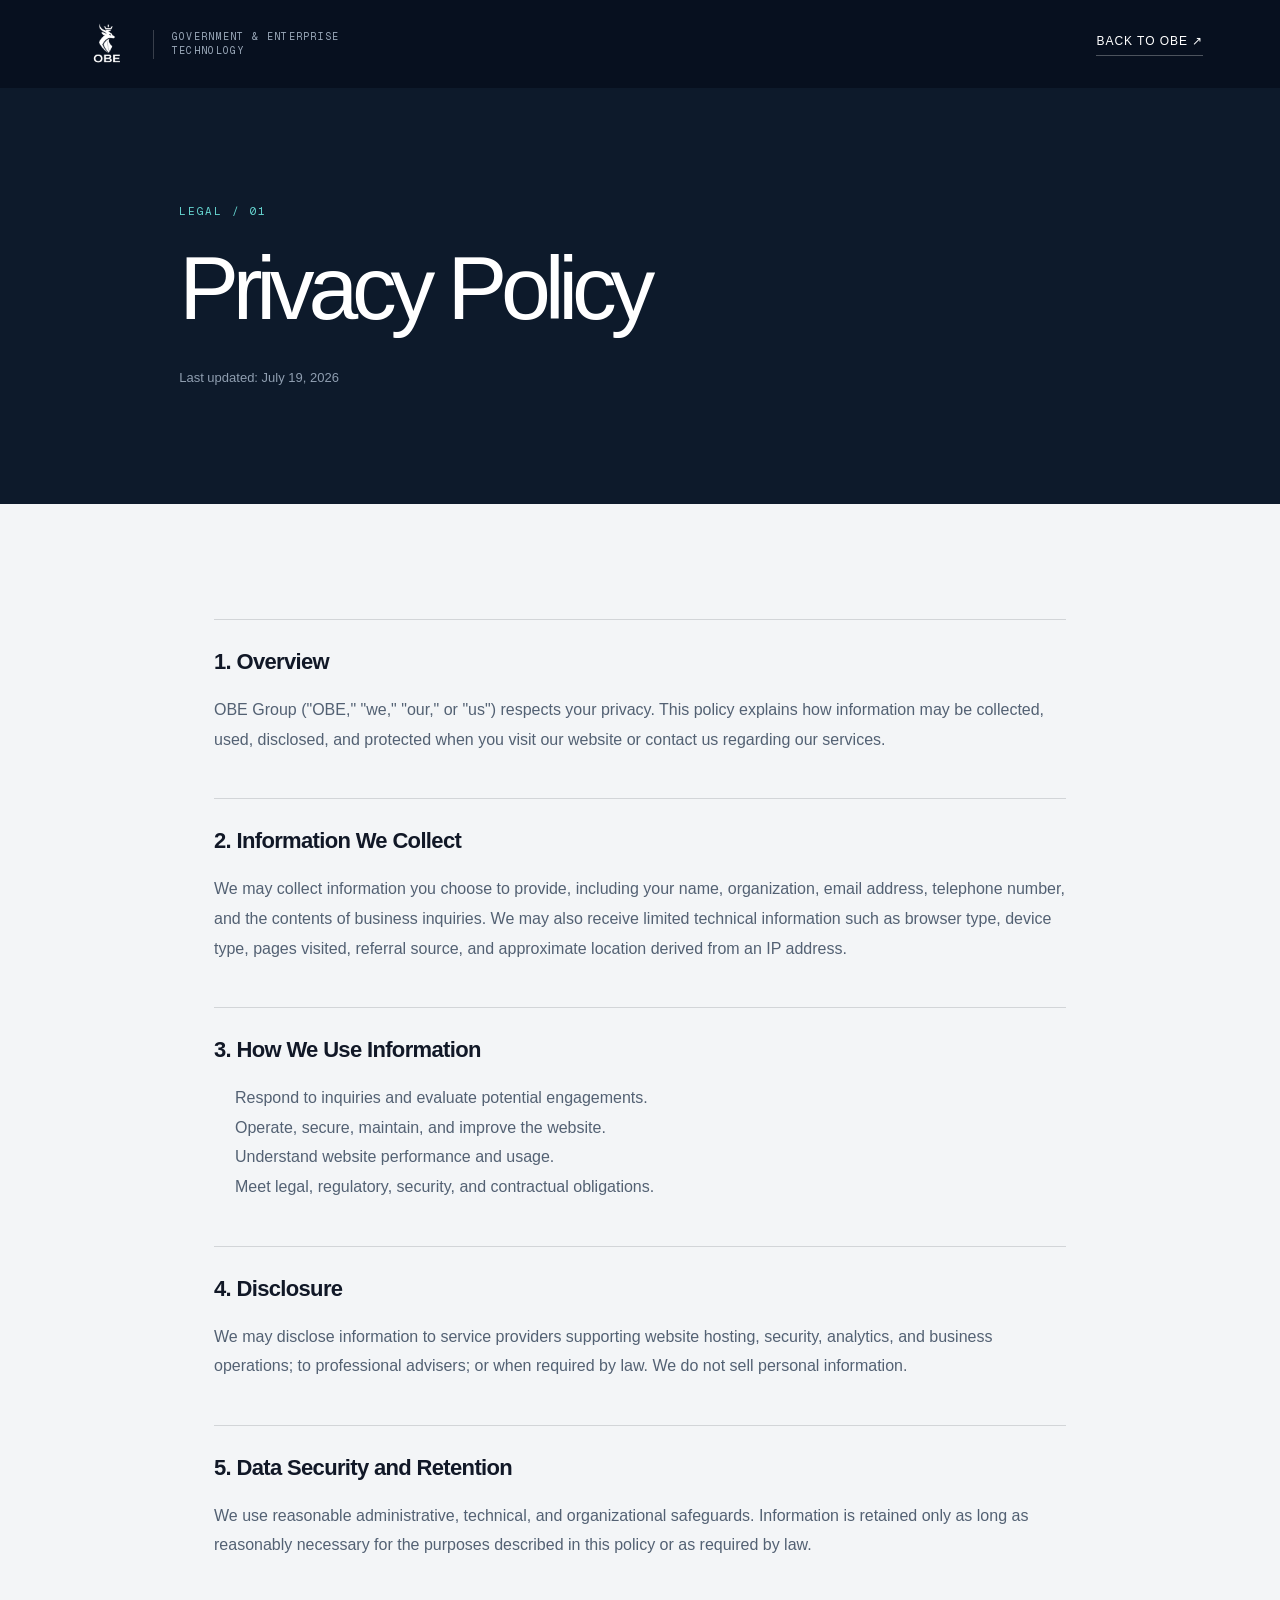
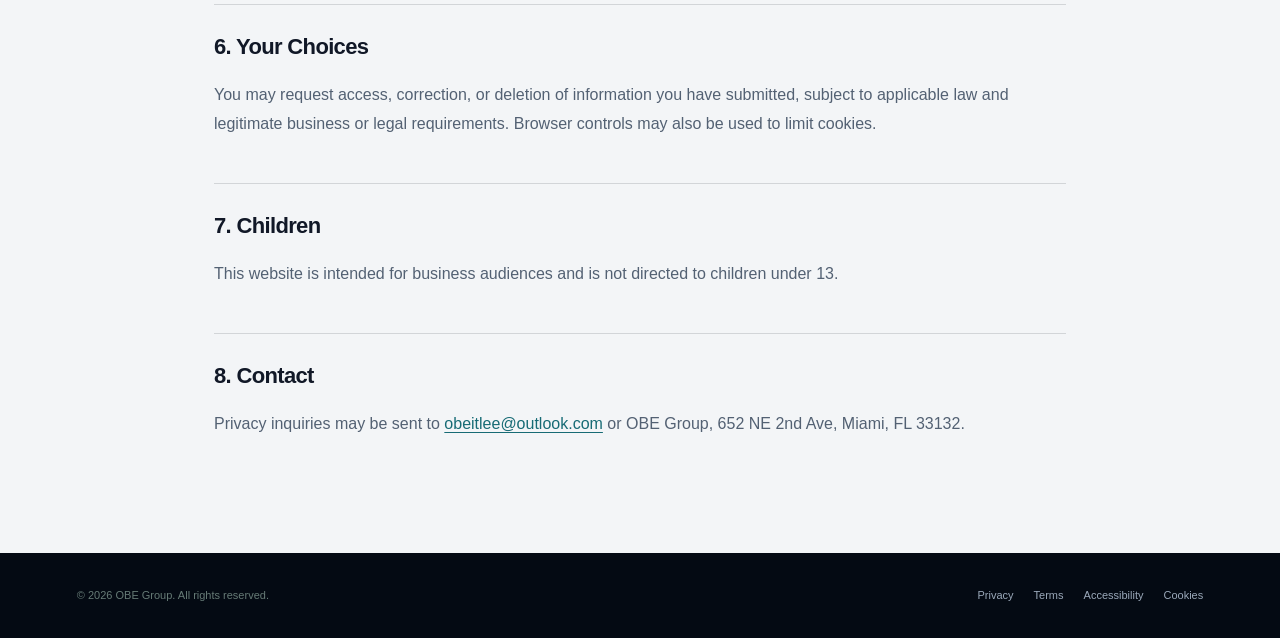
<file: privacy/index.html>
<!DOCTYPE html><html lang="en"><head><meta charSet="utf-8"/><meta name="viewport" content="width=device-width, initial-scale=1"/><link rel="preload" href="../images/obe-logo-premium.png" as="image"/><link rel="stylesheet" href="../assets/index-CzXjRjNJ.css" data-rsc-css-href="../assets/index-CzXjRjNJ.css" data-precedence="vite-rsc/importer-resources"/><title>OBE Digital Group | Government &amp; Enterprise Digital Services</title><meta name="description" content="Mission-critical digital modernization, cybersecurity, cloud infrastructure, and managed services for government and enterprise clients."/><meta property="og:title" content="OBE Digital Group | Government &amp; Enterprise Digital Services"/><meta property="og:description" content="Mission-critical digital modernization, cybersecurity, cloud infrastructure, and managed services for government and enterprise clients."/><meta property="og:site_name" content="OBE Digital Group"/><meta property="og:type" content="website"/><meta property="og:image" content="https://www.obeitjp.com/images/obe-share-cover-v3.jpg"/><meta property="og:image:width" content="1200"/><meta property="og:image:height" content="630"/><meta property="og:image:alt" content="OBE Government &amp; Enterprise Digital Services"/><meta name="twitter:card" content="summary_large_image"/><meta name="twitter:title" content="OBE Digital Group | Government &amp; Enterprise Digital Services"/><meta name="twitter:description" content="Mission-critical digital modernization, cybersecurity, cloud infrastructure, and managed services for government and enterprise clients."/><meta name="twitter:image" content="https://www.obeitjp.com/images/obe-share-cover-v3.jpg"/><link rel="shortcut icon" href="../favicon.svg"/><link rel="icon" href="../favicon.svg"/>
<link rel="preload" href="../assets/_vinext_fonts/geist-8ac0455e797f/geist-ff2310f5.woff2" as="font" type="font/woff2" crossorigin />
<link rel="preload" href="../assets/_vinext_fonts/geist-8ac0455e797f/geist-875ccdd4.woff2" as="font" type="font/woff2" crossorigin />
<link rel="preload" href="../assets/_vinext_fonts/geist-8ac0455e797f/geist-52306abf.woff2" as="font" type="font/woff2" crossorigin />
<link rel="preload" href="../assets/_vinext_fonts/geist-8ac0455e797f/geist-001175b1.woff2" as="font" type="font/woff2" crossorigin />
<link rel="preload" href="../assets/_vinext_fonts/geist-8ac0455e797f/geist-98bbbccb.woff2" as="font" type="font/woff2" crossorigin />
<link rel="preload" href="../assets/_vinext_fonts/geist-mono-00e989178794/geist-mono-f6b33328.woff2" as="font" type="font/woff2" crossorigin />
<link rel="preload" href="../assets/_vinext_fonts/geist-mono-00e989178794/geist-mono-44e03052.woff2" as="font" type="font/woff2" crossorigin />
<link rel="preload" href="../assets/_vinext_fonts/geist-mono-00e989178794/geist-mono-0638449e.woff2" as="font" type="font/woff2" crossorigin />
<link rel="preload" href="../assets/_vinext_fonts/geist-mono-00e989178794/geist-mono-971fb274.woff2" as="font" type="font/woff2" crossorigin />
<link rel="preload" href="../assets/_vinext_fonts/geist-mono-00e989178794/geist-mono-44745446.woff2" as="font" type="font/woff2" crossorigin />
<link rel="preload" href="../assets/_vinext_fonts/geist-mono-00e989178794/geist-mono-013b2f2f.woff2" as="font" type="font/woff2" crossorigin />
<style data-vinext-fonts>/* cyrillic-ext */
@font-face {
  font-family: 'Geist';
  font-style: normal;
  font-weight: 100 900;
  font-display: swap;
  src: url(../assets/_vinext_fonts/geist-8ac0455e797f/geist-ff2310f5.woff2) format('woff2');
  unicode-range: U+0460-052F, U+1C80-1C8A, U+20B4, U+2DE0-2DFF, U+A640-A69F, U+FE2E-FE2F;
}
/* cyrillic */
@font-face {
  font-family: 'Geist';
  font-style: normal;
  font-weight: 100 900;
  font-display: swap;
  src: url(../assets/_vinext_fonts/geist-8ac0455e797f/geist-875ccdd4.woff2) format('woff2');
  unicode-range: U+0301, U+0400-045F, U+0490-0491, U+04B0-04B1, U+2116;
}
/* vietnamese */
@font-face {
  font-family: 'Geist';
  font-style: normal;
  font-weight: 100 900;
  font-display: swap;
  src: url(../assets/_vinext_fonts/geist-8ac0455e797f/geist-52306abf.woff2) format('woff2');
  unicode-range: U+0102-0103, U+0110-0111, U+0128-0129, U+0168-0169, U+01A0-01A1, U+01AF-01B0, U+0300-0301, U+0303-0304, U+0308-0309, U+0323, U+0329, U+1EA0-1EF9, U+20AB;
}
/* latin-ext */
@font-face {
  font-family: 'Geist';
  font-style: normal;
  font-weight: 100 900;
  font-display: swap;
  src: url(../assets/_vinext_fonts/geist-8ac0455e797f/geist-001175b1.woff2) format('woff2');
  unicode-range: U+0100-02BA, U+02BD-02C5, U+02C7-02CC, U+02CE-02D7, U+02DD-02FF, U+0304, U+0308, U+0329, U+1D00-1DBF, U+1E00-1E9F, U+1EF2-1EFF, U+2020, U+20A0-20AB, U+20AD-20C0, U+2113, U+2C60-2C7F, U+A720-A7FF;
}
/* latin */
@font-face {
  font-family: 'Geist';
  font-style: normal;
  font-weight: 100 900;
  font-display: swap;
  src: url(../assets/_vinext_fonts/geist-8ac0455e797f/geist-98bbbccb.woff2) format('woff2');
  unicode-range: U+0000-00FF, U+0131, U+0152-0153, U+02BB-02BC, U+02C6, U+02DA, U+02DC, U+0304, U+0308, U+0329, U+2000-206F, U+20AC, U+2122, U+2191, U+2193, U+2212, U+2215, U+FEFF, U+FFFD;
}

.__font_geist_0tvmz3h { font-family: 'Geist', sans-serif; }

.__variable_geist_0tvmz3h { --font-geist-sans: 'Geist', sans-serif; }

/* cyrillic-ext */
@font-face {
  font-family: 'Geist Mono';
  font-style: normal;
  font-weight: 100 900;
  font-display: swap;
  src: url(../assets/_vinext_fonts/geist-mono-00e989178794/geist-mono-f6b33328.woff2) format('woff2');
  unicode-range: U+0460-052F, U+1C80-1C8A, U+20B4, U+2DE0-2DFF, U+A640-A69F, U+FE2E-FE2F;
}
/* cyrillic */
@font-face {
  font-family: 'Geist Mono';
  font-style: normal;
  font-weight: 100 900;
  font-display: swap;
  src: url(../assets/_vinext_fonts/geist-mono-00e989178794/geist-mono-44e03052.woff2) format('woff2');
  unicode-range: U+0301, U+0400-045F, U+0490-0491, U+04B0-04B1, U+2116;
}
/* symbols2 */
@font-face {
  font-family: 'Geist Mono';
  font-style: normal;
  font-weight: 100 900;
  font-display: swap;
  src: url(../assets/_vinext_fonts/geist-mono-00e989178794/geist-mono-0638449e.woff2) format('woff2');
  unicode-range: U+2000-2001, U+2004-2008, U+200A, U+23B8-23BD, U+2500-259F;
}
/* vietnamese */
@font-face {
  font-family: 'Geist Mono';
  font-style: normal;
  font-weight: 100 900;
  font-display: swap;
  src: url(../assets/_vinext_fonts/geist-mono-00e989178794/geist-mono-971fb274.woff2) format('woff2');
  unicode-range: U+0102-0103, U+0110-0111, U+0128-0129, U+0168-0169, U+01A0-01A1, U+01AF-01B0, U+0300-0301, U+0303-0304, U+0308-0309, U+0323, U+0329, U+1EA0-1EF9, U+20AB;
}
/* latin-ext */
@font-face {
  font-family: 'Geist Mono';
  font-style: normal;
  font-weight: 100 900;
  font-display: swap;
  src: url(../assets/_vinext_fonts/geist-mono-00e989178794/geist-mono-44745446.woff2) format('woff2');
  unicode-range: U+0100-02BA, U+02BD-02C5, U+02C7-02CC, U+02CE-02D7, U+02DD-02FF, U+0304, U+0308, U+0329, U+1D00-1DBF, U+1E00-1E9F, U+1EF2-1EFF, U+2020, U+20A0-20AB, U+20AD-20C0, U+2113, U+2C60-2C7F, U+A720-A7FF;
}
/* latin */
@font-face {
  font-family: 'Geist Mono';
  font-style: normal;
  font-weight: 100 900;
  font-display: swap;
  src: url(../assets/_vinext_fonts/geist-mono-00e989178794/geist-mono-013b2f2f.woff2) format('woff2');
  unicode-range: U+0000-00FF, U+0131, U+0152-0153, U+02BB-02BC, U+02C6, U+02DA, U+02DC, U+0304, U+0308, U+0329, U+2000-206F, U+20AC, U+2122, U+2191, U+2193, U+2212, U+2215, U+FEFF, U+FFFD;
}

.__font_geist_mono_1diim1n { font-family: 'Geist Mono', sans-serif; }

.__variable_geist_mono_1diim1n { --font-geist-mono: 'Geist Mono', sans-serif; }
</style>
<link rel="canonical" href="https://www.obeitjp.com/privacy/"/><meta property="og:url" content="https://www.obeitjp.com/privacy/"/></head><body class="__variable_geist_0tvmz3h __variable_geist_mono_1diim1n antialiased"><main class="legal-page"><header class="legal-header"><a href="../" class="legal-brand"><img src="../images/obe-logo-premium.png" alt="OBE"/><span>Government &amp; Enterprise Technology</span></a><a href="../" class="legal-back">Back to OBE ↗</a></header><section class="legal-hero"><p>LEGAL / 01</p><h1>Privacy Policy</h1><span>Last updated: <!-- -->July 19, 2026</span></section><article class="legal-content"><h2>1. Overview</h2><p>OBE Group (&quot;OBE,&quot; &quot;we,&quot; &quot;our,&quot; or &quot;us&quot;) respects your privacy. This policy explains how information may be collected, used, disclosed, and protected when you visit our website or contact us regarding our services.</p><h2>2. Information We Collect</h2><p>We may collect information you choose to provide, including your name, organization, email address, telephone number, and the contents of business inquiries. We may also receive limited technical information such as browser type, device type, pages visited, referral source, and approximate location derived from an IP address.</p><h2>3. How We Use Information</h2><ul><li>Respond to inquiries and evaluate potential engagements.</li><li>Operate, secure, maintain, and improve the website.</li><li>Understand website performance and usage.</li><li>Meet legal, regulatory, security, and contractual obligations.</li></ul><h2>4. Disclosure</h2><p>We may disclose information to service providers supporting website hosting, security, analytics, and business operations; to professional advisers; or when required by law. We do not sell personal information.</p><h2>5. Data Security and Retention</h2><p>We use reasonable administrative, technical, and organizational safeguards. Information is retained only as long as reasonably necessary for the purposes described in this policy or as required by law.</p><h2>6. Your Choices</h2><p>You may request access, correction, or deletion of information you have submitted, subject to applicable law and legitimate business or legal requirements. Browser controls may also be used to limit cookies.</p><h2>7. Children</h2><p>This website is intended for business audiences and is not directed to children under 13.</p><h2>8. Contact</h2><p>Privacy inquiries may be sent to <a href="mailto:obeitlee@outlook.com">obeitlee@outlook.com</a> or OBE Group, 652 NE 2nd Ave, Miami, FL 33132.</p></article><footer class="legal-footer"><span>© 2026 OBE Group. All rights reserved.</span><nav><a href="../privacy">Privacy</a><a href="../terms">Terms</a><a href="../accessibility">Accessibility</a><a href="../cookies">Cookies</a></nav></footer></main></body></html>
</file>
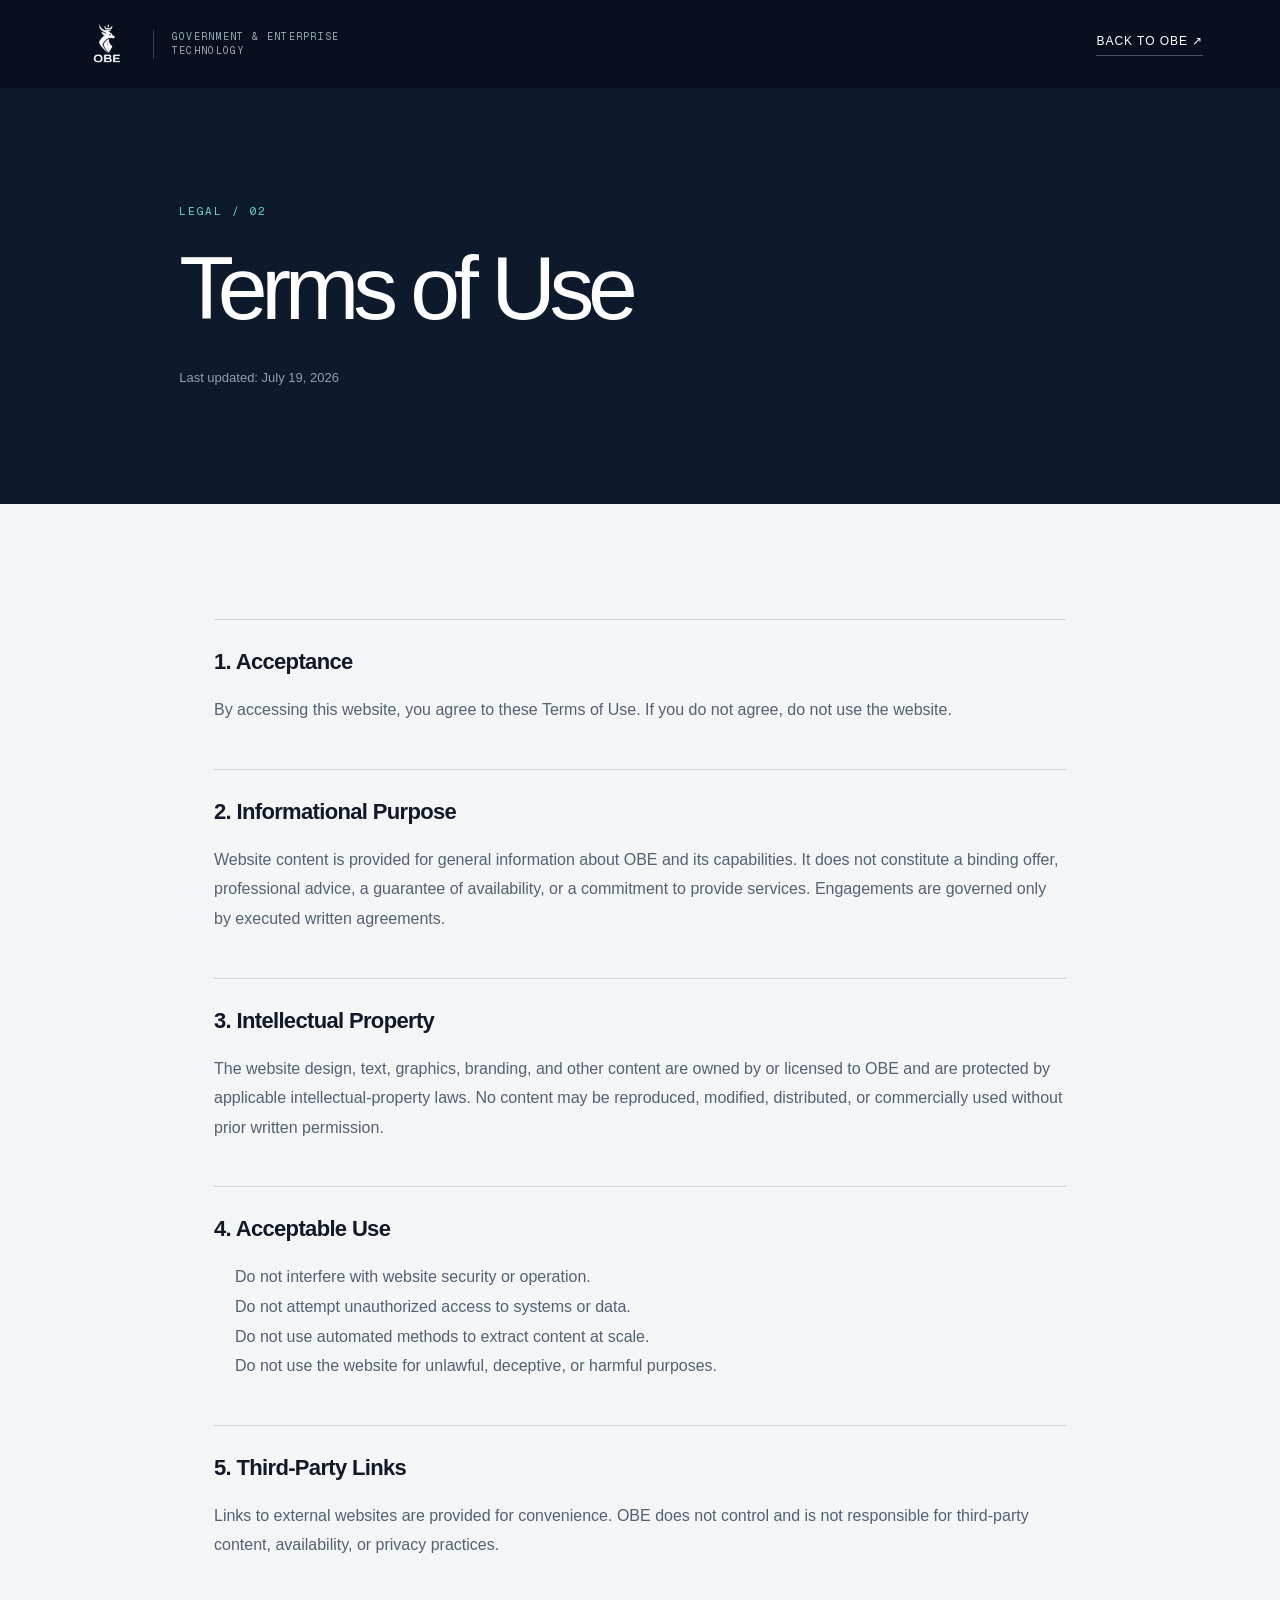
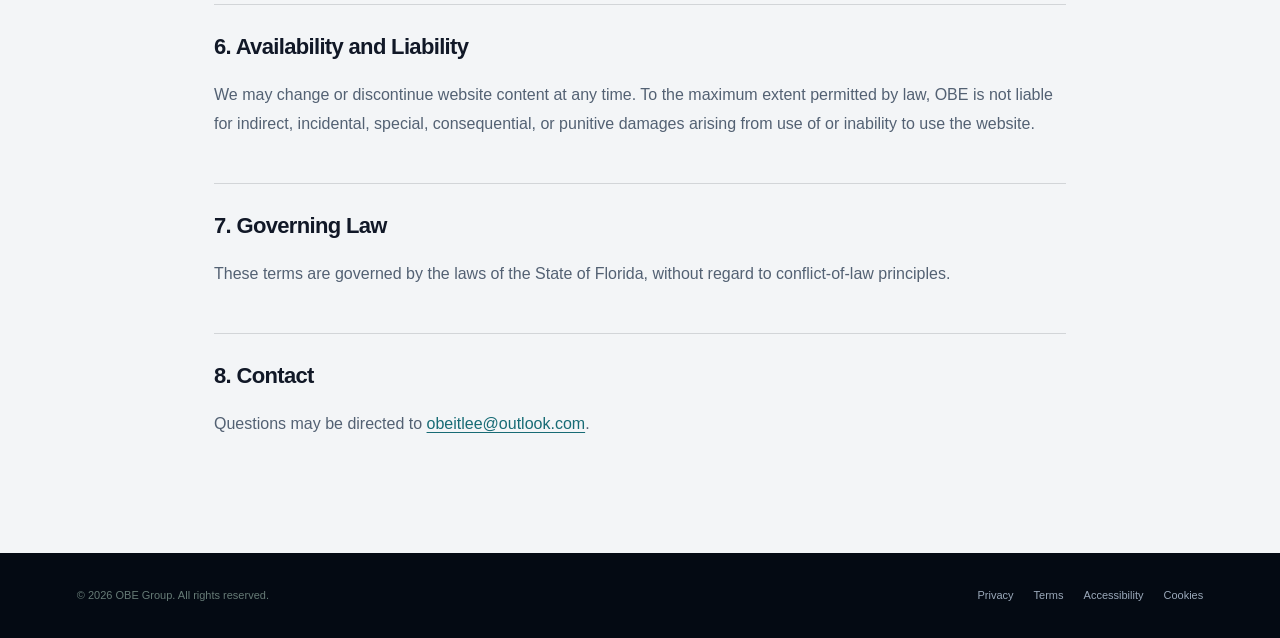
<file: terms/index.html>
<!DOCTYPE html><html lang="en"><head><meta charSet="utf-8"/><meta name="viewport" content="width=device-width, initial-scale=1"/><link rel="preload" href="../images/obe-logo-premium.png" as="image"/><link rel="stylesheet" href="../assets/index-CzXjRjNJ.css" data-rsc-css-href="../assets/index-CzXjRjNJ.css" data-precedence="vite-rsc/importer-resources"/><title>OBE Digital Group | Government &amp; Enterprise Digital Services</title><meta name="description" content="Mission-critical digital modernization, cybersecurity, cloud infrastructure, and managed services for government and enterprise clients."/><meta property="og:title" content="OBE Digital Group | Government &amp; Enterprise Digital Services"/><meta property="og:description" content="Mission-critical digital modernization, cybersecurity, cloud infrastructure, and managed services for government and enterprise clients."/><meta property="og:site_name" content="OBE Digital Group"/><meta property="og:type" content="website"/><meta property="og:image" content="https://www.obeitjp.com/images/obe-share-cover-v3.jpg"/><meta property="og:image:width" content="1200"/><meta property="og:image:height" content="630"/><meta property="og:image:alt" content="OBE Government &amp; Enterprise Digital Services"/><meta name="twitter:card" content="summary_large_image"/><meta name="twitter:title" content="OBE Digital Group | Government &amp; Enterprise Digital Services"/><meta name="twitter:description" content="Mission-critical digital modernization, cybersecurity, cloud infrastructure, and managed services for government and enterprise clients."/><meta name="twitter:image" content="https://www.obeitjp.com/images/obe-share-cover-v3.jpg"/><link rel="shortcut icon" href="../favicon.svg"/><link rel="icon" href="../favicon.svg"/>
<link rel="preload" href="../assets/_vinext_fonts/geist-8ac0455e797f/geist-ff2310f5.woff2" as="font" type="font/woff2" crossorigin />
<link rel="preload" href="../assets/_vinext_fonts/geist-8ac0455e797f/geist-875ccdd4.woff2" as="font" type="font/woff2" crossorigin />
<link rel="preload" href="../assets/_vinext_fonts/geist-8ac0455e797f/geist-52306abf.woff2" as="font" type="font/woff2" crossorigin />
<link rel="preload" href="../assets/_vinext_fonts/geist-8ac0455e797f/geist-001175b1.woff2" as="font" type="font/woff2" crossorigin />
<link rel="preload" href="../assets/_vinext_fonts/geist-8ac0455e797f/geist-98bbbccb.woff2" as="font" type="font/woff2" crossorigin />
<link rel="preload" href="../assets/_vinext_fonts/geist-mono-00e989178794/geist-mono-f6b33328.woff2" as="font" type="font/woff2" crossorigin />
<link rel="preload" href="../assets/_vinext_fonts/geist-mono-00e989178794/geist-mono-44e03052.woff2" as="font" type="font/woff2" crossorigin />
<link rel="preload" href="../assets/_vinext_fonts/geist-mono-00e989178794/geist-mono-0638449e.woff2" as="font" type="font/woff2" crossorigin />
<link rel="preload" href="../assets/_vinext_fonts/geist-mono-00e989178794/geist-mono-971fb274.woff2" as="font" type="font/woff2" crossorigin />
<link rel="preload" href="../assets/_vinext_fonts/geist-mono-00e989178794/geist-mono-44745446.woff2" as="font" type="font/woff2" crossorigin />
<link rel="preload" href="../assets/_vinext_fonts/geist-mono-00e989178794/geist-mono-013b2f2f.woff2" as="font" type="font/woff2" crossorigin />
<style data-vinext-fonts>/* cyrillic-ext */
@font-face {
  font-family: 'Geist';
  font-style: normal;
  font-weight: 100 900;
  font-display: swap;
  src: url(../assets/_vinext_fonts/geist-8ac0455e797f/geist-ff2310f5.woff2) format('woff2');
  unicode-range: U+0460-052F, U+1C80-1C8A, U+20B4, U+2DE0-2DFF, U+A640-A69F, U+FE2E-FE2F;
}
/* cyrillic */
@font-face {
  font-family: 'Geist';
  font-style: normal;
  font-weight: 100 900;
  font-display: swap;
  src: url(../assets/_vinext_fonts/geist-8ac0455e797f/geist-875ccdd4.woff2) format('woff2');
  unicode-range: U+0301, U+0400-045F, U+0490-0491, U+04B0-04B1, U+2116;
}
/* vietnamese */
@font-face {
  font-family: 'Geist';
  font-style: normal;
  font-weight: 100 900;
  font-display: swap;
  src: url(../assets/_vinext_fonts/geist-8ac0455e797f/geist-52306abf.woff2) format('woff2');
  unicode-range: U+0102-0103, U+0110-0111, U+0128-0129, U+0168-0169, U+01A0-01A1, U+01AF-01B0, U+0300-0301, U+0303-0304, U+0308-0309, U+0323, U+0329, U+1EA0-1EF9, U+20AB;
}
/* latin-ext */
@font-face {
  font-family: 'Geist';
  font-style: normal;
  font-weight: 100 900;
  font-display: swap;
  src: url(../assets/_vinext_fonts/geist-8ac0455e797f/geist-001175b1.woff2) format('woff2');
  unicode-range: U+0100-02BA, U+02BD-02C5, U+02C7-02CC, U+02CE-02D7, U+02DD-02FF, U+0304, U+0308, U+0329, U+1D00-1DBF, U+1E00-1E9F, U+1EF2-1EFF, U+2020, U+20A0-20AB, U+20AD-20C0, U+2113, U+2C60-2C7F, U+A720-A7FF;
}
/* latin */
@font-face {
  font-family: 'Geist';
  font-style: normal;
  font-weight: 100 900;
  font-display: swap;
  src: url(../assets/_vinext_fonts/geist-8ac0455e797f/geist-98bbbccb.woff2) format('woff2');
  unicode-range: U+0000-00FF, U+0131, U+0152-0153, U+02BB-02BC, U+02C6, U+02DA, U+02DC, U+0304, U+0308, U+0329, U+2000-206F, U+20AC, U+2122, U+2191, U+2193, U+2212, U+2215, U+FEFF, U+FFFD;
}

.__font_geist_0tvmz3h { font-family: 'Geist', sans-serif; }

.__variable_geist_0tvmz3h { --font-geist-sans: 'Geist', sans-serif; }

/* cyrillic-ext */
@font-face {
  font-family: 'Geist Mono';
  font-style: normal;
  font-weight: 100 900;
  font-display: swap;
  src: url(../assets/_vinext_fonts/geist-mono-00e989178794/geist-mono-f6b33328.woff2) format('woff2');
  unicode-range: U+0460-052F, U+1C80-1C8A, U+20B4, U+2DE0-2DFF, U+A640-A69F, U+FE2E-FE2F;
}
/* cyrillic */
@font-face {
  font-family: 'Geist Mono';
  font-style: normal;
  font-weight: 100 900;
  font-display: swap;
  src: url(../assets/_vinext_fonts/geist-mono-00e989178794/geist-mono-44e03052.woff2) format('woff2');
  unicode-range: U+0301, U+0400-045F, U+0490-0491, U+04B0-04B1, U+2116;
}
/* symbols2 */
@font-face {
  font-family: 'Geist Mono';
  font-style: normal;
  font-weight: 100 900;
  font-display: swap;
  src: url(../assets/_vinext_fonts/geist-mono-00e989178794/geist-mono-0638449e.woff2) format('woff2');
  unicode-range: U+2000-2001, U+2004-2008, U+200A, U+23B8-23BD, U+2500-259F;
}
/* vietnamese */
@font-face {
  font-family: 'Geist Mono';
  font-style: normal;
  font-weight: 100 900;
  font-display: swap;
  src: url(../assets/_vinext_fonts/geist-mono-00e989178794/geist-mono-971fb274.woff2) format('woff2');
  unicode-range: U+0102-0103, U+0110-0111, U+0128-0129, U+0168-0169, U+01A0-01A1, U+01AF-01B0, U+0300-0301, U+0303-0304, U+0308-0309, U+0323, U+0329, U+1EA0-1EF9, U+20AB;
}
/* latin-ext */
@font-face {
  font-family: 'Geist Mono';
  font-style: normal;
  font-weight: 100 900;
  font-display: swap;
  src: url(../assets/_vinext_fonts/geist-mono-00e989178794/geist-mono-44745446.woff2) format('woff2');
  unicode-range: U+0100-02BA, U+02BD-02C5, U+02C7-02CC, U+02CE-02D7, U+02DD-02FF, U+0304, U+0308, U+0329, U+1D00-1DBF, U+1E00-1E9F, U+1EF2-1EFF, U+2020, U+20A0-20AB, U+20AD-20C0, U+2113, U+2C60-2C7F, U+A720-A7FF;
}
/* latin */
@font-face {
  font-family: 'Geist Mono';
  font-style: normal;
  font-weight: 100 900;
  font-display: swap;
  src: url(../assets/_vinext_fonts/geist-mono-00e989178794/geist-mono-013b2f2f.woff2) format('woff2');
  unicode-range: U+0000-00FF, U+0131, U+0152-0153, U+02BB-02BC, U+02C6, U+02DA, U+02DC, U+0304, U+0308, U+0329, U+2000-206F, U+20AC, U+2122, U+2191, U+2193, U+2212, U+2215, U+FEFF, U+FFFD;
}

.__font_geist_mono_1diim1n { font-family: 'Geist Mono', sans-serif; }

.__variable_geist_mono_1diim1n { --font-geist-mono: 'Geist Mono', sans-serif; }
</style>
<link rel="canonical" href="https://www.obeitjp.com/terms/"/><meta property="og:url" content="https://www.obeitjp.com/terms/"/></head><body class="__variable_geist_0tvmz3h __variable_geist_mono_1diim1n antialiased"><main class="legal-page"><header class="legal-header"><a href="../" class="legal-brand"><img src="../images/obe-logo-premium.png" alt="OBE"/><span>Government &amp; Enterprise Technology</span></a><a href="../" class="legal-back">Back to OBE ↗</a></header><section class="legal-hero"><p>LEGAL / 02</p><h1>Terms of Use</h1><span>Last updated: <!-- -->July 19, 2026</span></section><article class="legal-content"><h2>1. Acceptance</h2><p>By accessing this website, you agree to these Terms of Use. If you do not agree, do not use the website.</p><h2>2. Informational Purpose</h2><p>Website content is provided for general information about OBE and its capabilities. It does not constitute a binding offer, professional advice, a guarantee of availability, or a commitment to provide services. Engagements are governed only by executed written agreements.</p><h2>3. Intellectual Property</h2><p>The website design, text, graphics, branding, and other content are owned by or licensed to OBE and are protected by applicable intellectual-property laws. No content may be reproduced, modified, distributed, or commercially used without prior written permission.</p><h2>4. Acceptable Use</h2><ul><li>Do not interfere with website security or operation.</li><li>Do not attempt unauthorized access to systems or data.</li><li>Do not use automated methods to extract content at scale.</li><li>Do not use the website for unlawful, deceptive, or harmful purposes.</li></ul><h2>5. Third-Party Links</h2><p>Links to external websites are provided for convenience. OBE does not control and is not responsible for third-party content, availability, or privacy practices.</p><h2>6. Availability and Liability</h2><p>We may change or discontinue website content at any time. To the maximum extent permitted by law, OBE is not liable for indirect, incidental, special, consequential, or punitive damages arising from use of or inability to use the website.</p><h2>7. Governing Law</h2><p>These terms are governed by the laws of the State of Florida, without regard to conflict-of-law principles.</p><h2>8. Contact</h2><p>Questions may be directed to <a href="mailto:obeitlee@outlook.com">obeitlee@outlook.com</a>.</p></article><footer class="legal-footer"><span>© 2026 OBE Group. All rights reserved.</span><nav><a href="../privacy">Privacy</a><a href="../terms">Terms</a><a href="../accessibility">Accessibility</a><a href="../cookies">Cookies</a></nav></footer></main></body></html>
</file>
